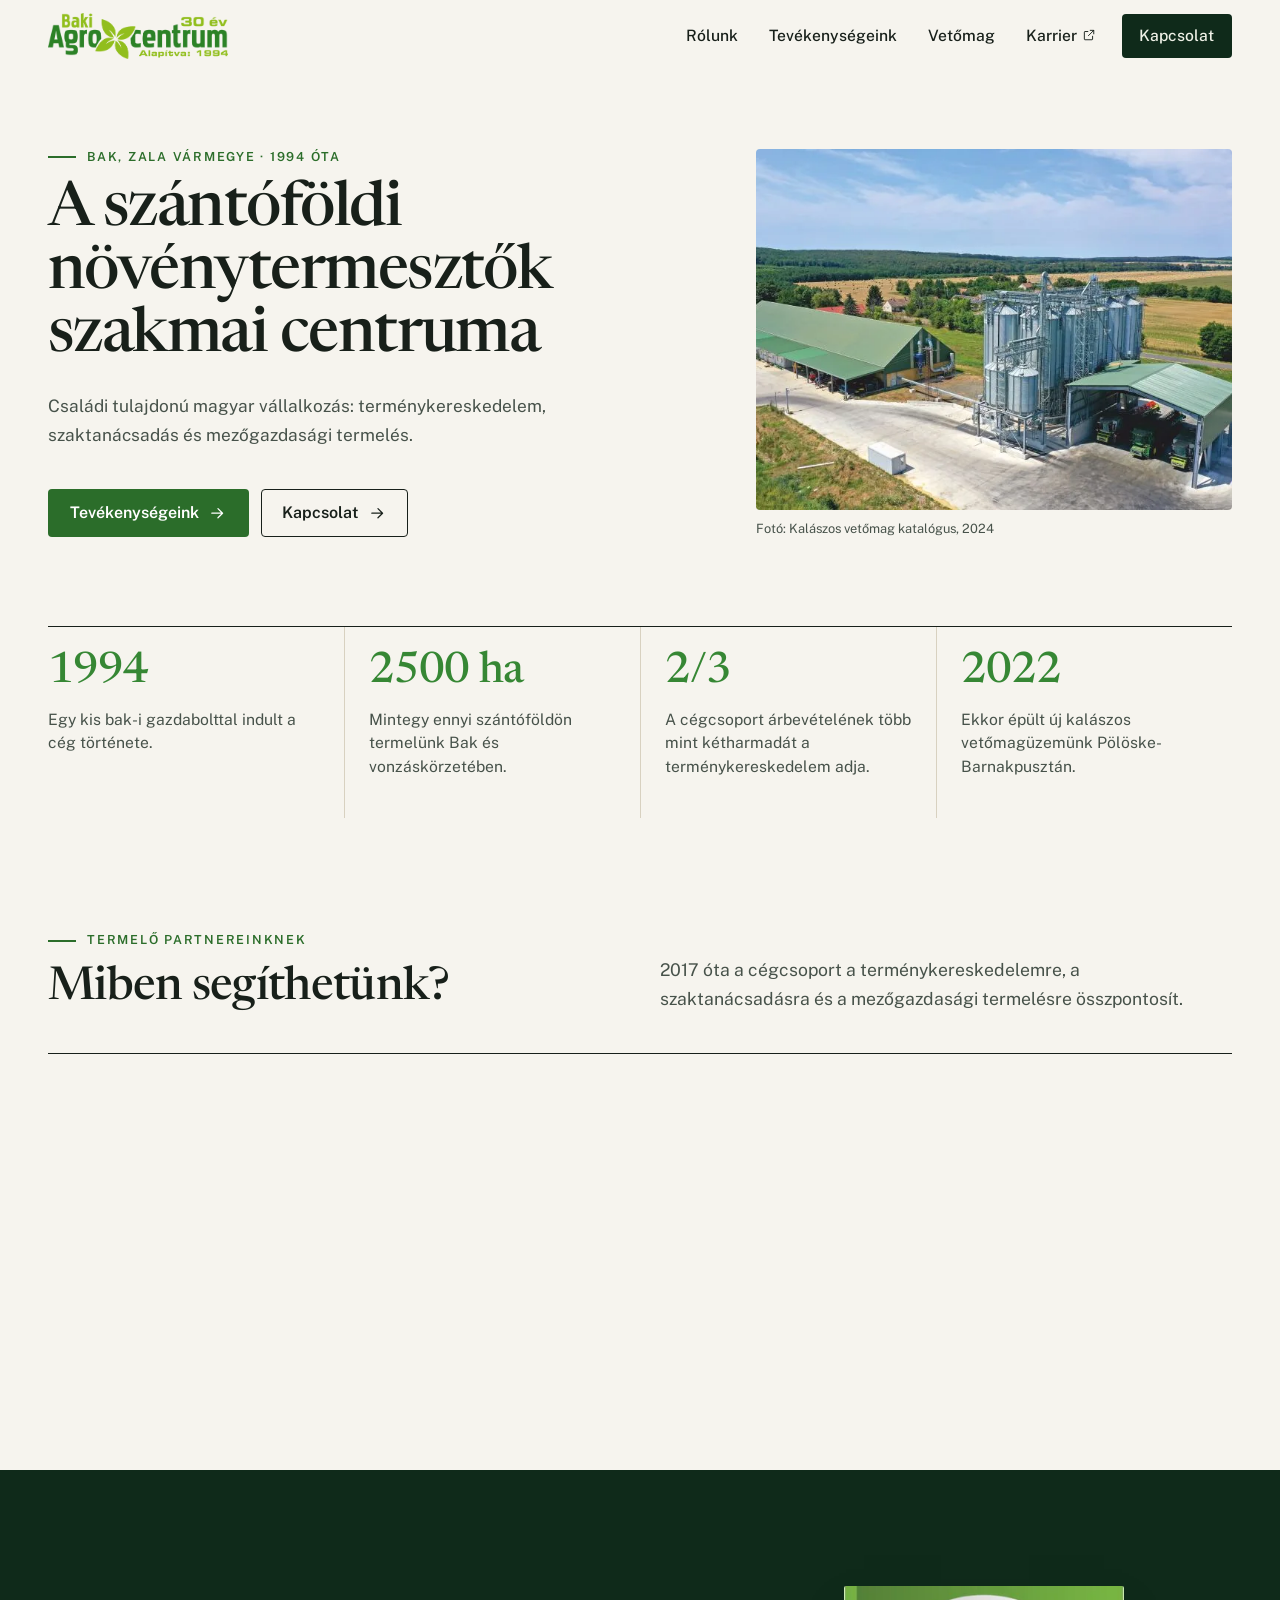
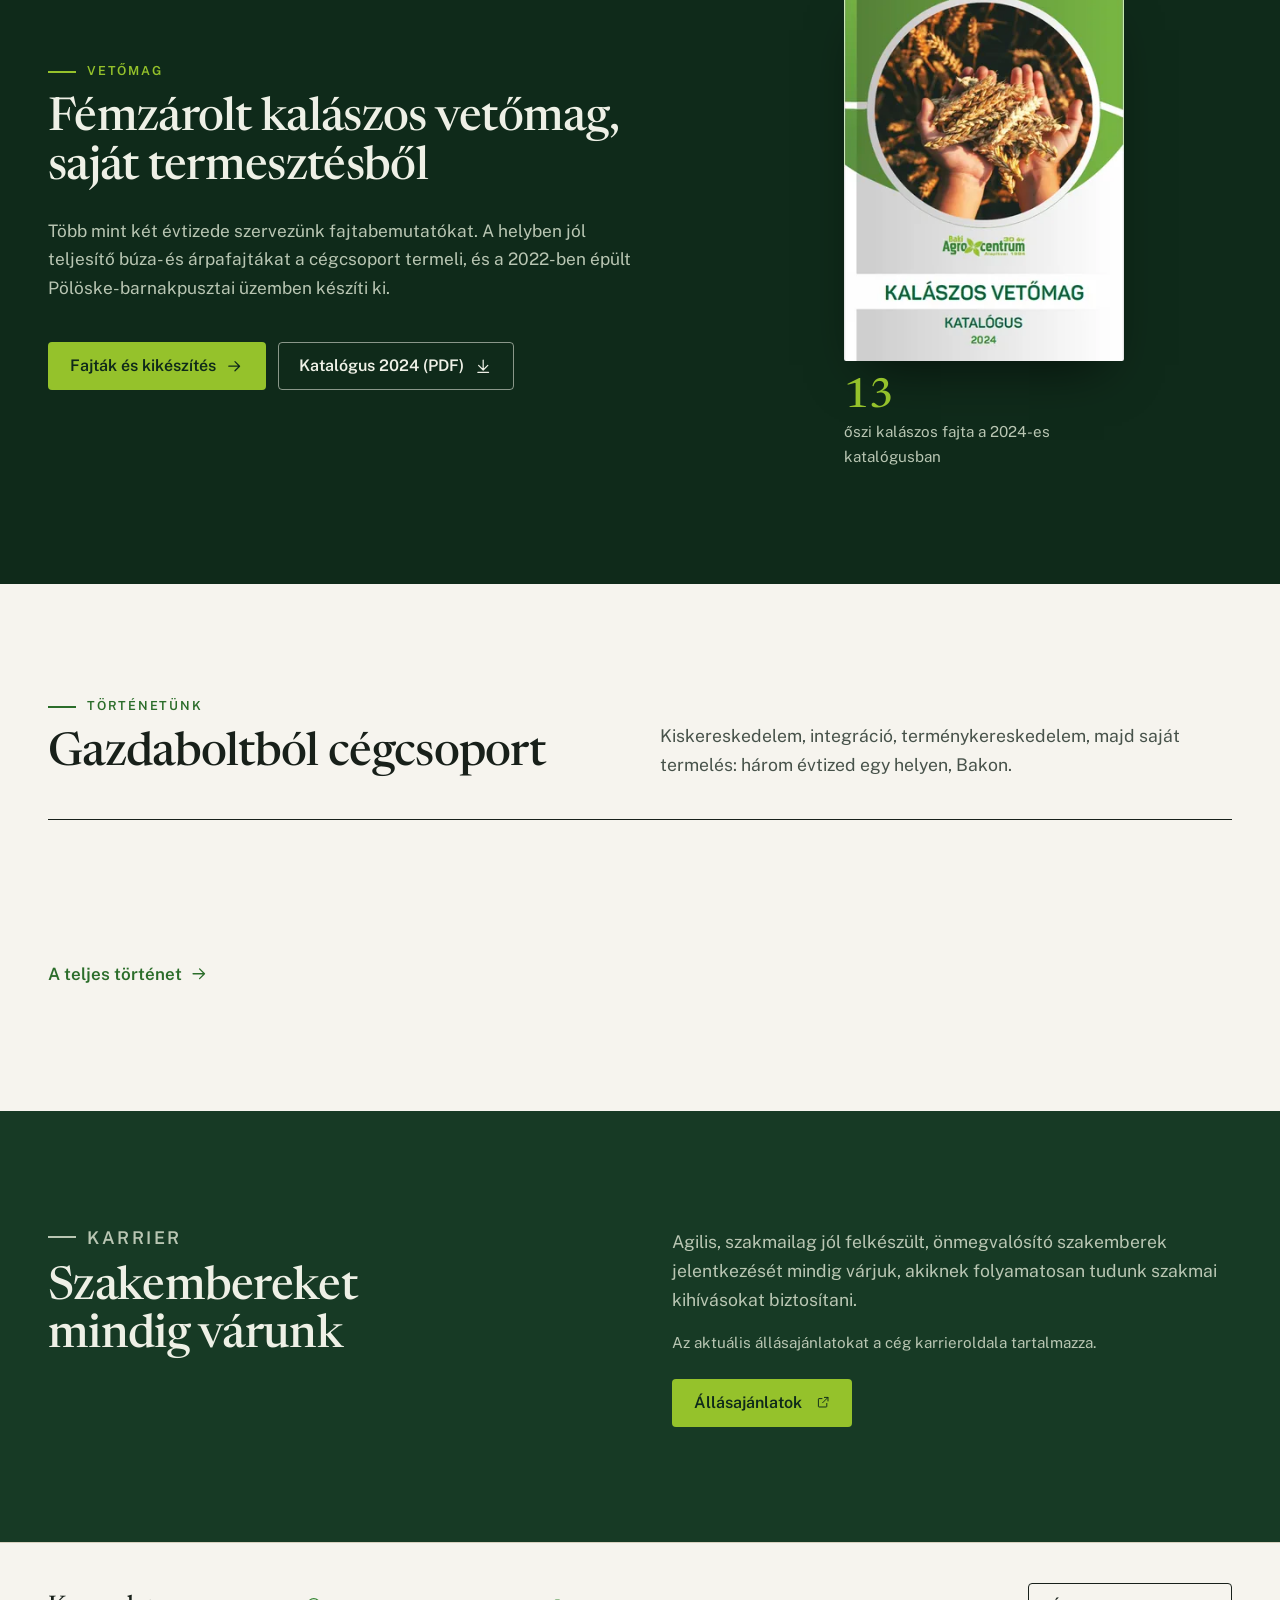
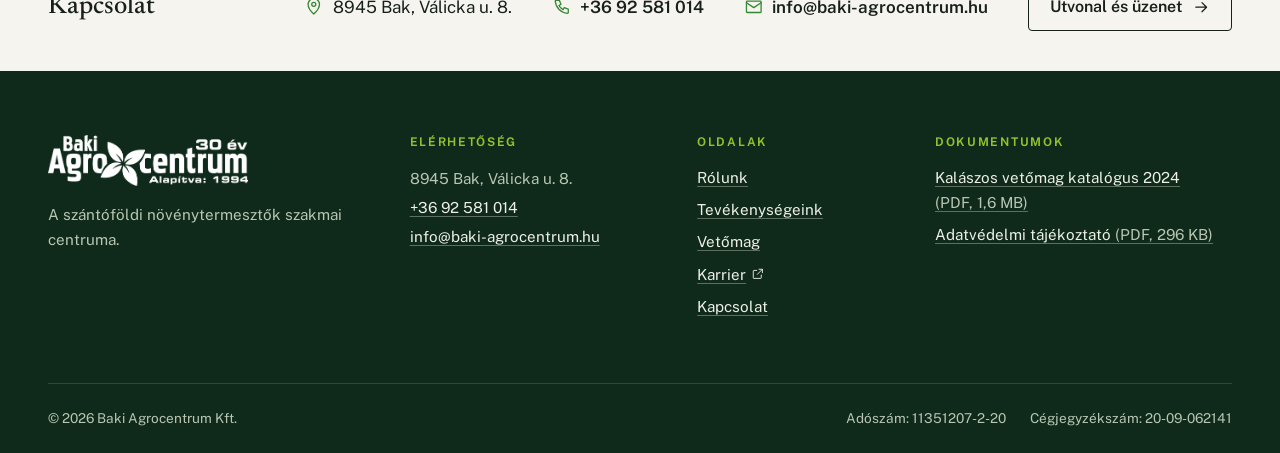
<file: index.html>
<!doctype html>
<html lang="hu">
<head>
<meta charset="utf-8">
<meta name="robots" content="noindex, nofollow">
<meta name="viewport" content="width=device-width, initial-scale=1">
<meta http-equiv="Content-Security-Policy" content="default-src 'self'; script-src 'self' 'sha256-Du+OJKJSbdUgz5nrHeWWINvez6XKDDU/tyj/5c2uvwo='; style-src 'self'; img-src 'self' data:; font-src 'self'; connect-src 'self'; object-src 'none'; base-uri 'self'; form-action 'self'">
<meta name="referrer" content="strict-origin-when-cross-origin">
<title>Baki Agrocentrum Kft. – terménykereskedelem, vetőmag | Bak, Zala</title>
<meta name="description" content="1994 óta Bakon, Zala megyében: gabona- és olajosmag-kereskedelem, szaktanácsadás, szántóföldi növénytermesztés, baromfitenyésztés és fémzárolt kalászos vetőmag.">
<link rel="canonical" href="https://tamasgaborvarga.github.io/baki-agrocentrum-sqs3egnicm/">
<meta property="og:type" content="website">
<meta property="og:locale" content="hu_HU">
<meta property="og:site_name" content="Baki Agrocentrum Kft.">
<meta property="og:title" content="Baki Agrocentrum Kft. – terménykereskedelem, vetőmag | Bak, Zala">
<meta property="og:description" content="1994 óta Bakon, Zala megyében: gabona- és olajosmag-kereskedelem, szaktanácsadás, szántóföldi növénytermesztés, baromfitenyésztés és fémzárolt kalászos vetőmag.">
<meta property="og:url" content="https://tamasgaborvarga.github.io/baki-agrocentrum-sqs3egnicm/">
<meta property="og:image" content="https://tamasgaborvarga.github.io/baki-agrocentrum-sqs3egnicm/img/og-image.jpg">
<meta property="og:image:width" content="1200">
<meta property="og:image:height" content="630">
<meta property="og:image:alt" content="Kombájnok őszi búza betakarítása közben, felülnézetből">
<meta name="twitter:card" content="summary_large_image">
<meta name="theme-color" content="#0f2a1a">
<meta name="format-detection" content="telephone=no">
<link rel="icon" href="img/favicon.png" type="image/png" sizes="32x32">
<link rel="preload" href="fonts/newsreader-latin.woff2" as="font" type="font/woff2" crossorigin>
<link rel="stylesheet" href="styles.css?v=5a45f37d">
<script>document.documentElement.classList.add('js')</script>
<script type="application/ld+json">{"@context":"https://schema.org","@graph":[{"@type":"Organization","@id":"https://tamasgaborvarga.github.io/baki-agrocentrum-sqs3egnicm/#szervezet","name":"Baki Agrocentrum","legalName":"Baki Agrocentrum Kft.","url":"https://tamasgaborvarga.github.io/baki-agrocentrum-sqs3egnicm/","logo":{"@type":"ImageObject","url":"https://tamasgaborvarga.github.io/baki-agrocentrum-sqs3egnicm/img/logo.png","width":469,"height":120},"image":"https://tamasgaborvarga.github.io/baki-agrocentrum-sqs3egnicm/img/og-image.jpg","slogan":"A szántóföldi növénytermesztők szakmai centruma","description":"100%-ban magyar családi tulajdonú vállalkozás Bakon: terménykereskedelem, szaktanácsadás, mezőgazdasági termelés és fémzárolt kalászos vetőmag.","foundingDate":"1994","telephone":"+36 92 581 014","email":"info@baki-agrocentrum.hu","taxID":"11351207-2-20","address":{"@type":"PostalAddress","streetAddress":"Válicka u. 8.","postalCode":"8945","addressLocality":"Bak","addressRegion":"Zala","addressCountry":"HU"},"location":{"@type":"Place","geo":{"@type":"GeoCoordinates","latitude":46.7307091,"longitude":16.8460499}},"contactPoint":{"@type":"ContactPoint","contactType":"customer service","telephone":"+36 92 581 014","email":"info@baki-agrocentrum.hu","availableLanguage":"hu"}},{"@type":"WebSite","@id":"https://tamasgaborvarga.github.io/baki-agrocentrum-sqs3egnicm/#weboldal","url":"https://tamasgaborvarga.github.io/baki-agrocentrum-sqs3egnicm/","name":"Baki Agrocentrum","inLanguage":"hu","publisher":{"@id":"https://tamasgaborvarga.github.io/baki-agrocentrum-sqs3egnicm/#szervezet"}}]}</script>
</head>
<body>
<a class="skip" href="#tartalom">Ugrás a tartalomra</a>
<header class="hdr" id="hdr">
  <div class="hdr__in wrap">
    <a class="hdr__logo" href="index.html" aria-label="Baki Agrocentrum Kft. – kezdőlap"><img src="img/logo.webp" width="469" height="120" alt="Baki Agrocentrum"></a>
    <button class="hdr__btn" type="button" aria-expanded="false" aria-controls="nav" data-menu><svg class="ic ic--open" viewBox="0 0 24 24" fill="none" stroke="currentColor" stroke-width="1.6" stroke-linecap="round" stroke-linejoin="round" aria-hidden="true" focusable="false"><path d="M4 7h16M4 12h16M4 17h16"/></svg><svg class="ic ic--close" viewBox="0 0 24 24" fill="none" stroke="currentColor" stroke-width="1.6" stroke-linecap="round" stroke-linejoin="round" aria-hidden="true" focusable="false"><path d="M6 6l12 12M18 6L6 18"/></svg><span>Menü</span></button>
    <nav class="nav" id="nav" aria-label="Fő navigáció">
      <ul class="nav__ul"><li><a class="nav__a" href="rolunk.html">Rólunk</a></li><li><a class="nav__a" href="tevekenysegeink.html">Tevékenységeink</a></li><li><a class="nav__a" href="vetomag.html">Vetőmag</a></li><li><a class="nav__a" href="https://karrier.baki-agrocentrum.hu/" target="_blank" rel="noopener">Karrier<svg class="ic ic--sm" viewBox="0 0 24 24" fill="none" stroke="currentColor" stroke-width="1.6" stroke-linecap="round" stroke-linejoin="round" aria-hidden="true" focusable="false"><path d="M14 4h6v6M20 4l-9 9M18 14v5a1 1 0 0 1-1 1H5a1 1 0 0 1-1-1V7a1 1 0 0 1 1-1h5"/></svg><span class="sr">(új lapon nyílik)</span></a></li><li><a class="nav__a nav__a--cta" href="kapcsolat.html">Kapcsolat</a></li></ul>
      <div class="nav__foot">
        <a href="tel:+3692581014"><svg class="ic" viewBox="0 0 24 24" fill="none" stroke="currentColor" stroke-width="1.6" stroke-linecap="round" stroke-linejoin="round" aria-hidden="true" focusable="false"><path d="M5 4h4l2 5-2.5 1.5a11 11 0 0 0 5 5L15 13l5 2v4a1 1 0 0 1-1 1A16 16 0 0 1 4 5a1 1 0 0 1 1-1z"/></svg>+36 92 581 014</a>
        <a href="mailto:info@baki-agrocentrum.hu"><svg class="ic" viewBox="0 0 24 24" fill="none" stroke="currentColor" stroke-width="1.6" stroke-linecap="round" stroke-linejoin="round" aria-hidden="true" focusable="false"><rect x="3" y="5" width="18" height="14" rx="1"/><path d="M3 7l9 6 9-6"/></svg>info@baki-agrocentrum.hu</a>
      </div>
    </nav>
  </div>
</header>
<main id="tartalom" tabindex="-1">

<section class="hero">
  <div class="wrap hero__grid">
    <div class="hero__text">
      <p class="eyebrow">Bak, Zala vármegye · 1994 óta</p>
      <h1 class="hero__h">A szántóföldi növénytermesztők szakmai centruma</h1>
      <p class="hero__lead">Családi tulajdonú magyar vállalkozás: terménykereskedelem, szaktanácsadás és mezőgazdasági termelés.</p>
      <div class="hero__cta">
        <a class="btn btn--primary" href="tevekenysegeink.html">Tevékenységeink<svg class="ic" viewBox="0 0 24 24" fill="none" stroke="currentColor" stroke-width="1.6" stroke-linecap="round" stroke-linejoin="round" aria-hidden="true" focusable="false"><path d="M5 12h14M13 6l6 6-6 6"/></svg></a>
        <a class="btn btn--secondary" href="kapcsolat.html">Kapcsolat<svg class="ic" viewBox="0 0 24 24" fill="none" stroke="currentColor" stroke-width="1.6" stroke-linecap="round" stroke-linejoin="round" aria-hidden="true" focusable="false"><path d="M5 12h14M13 6l6 6-6 6"/></svg></a>
      </div>
    </div>
    <figure class="fig hero__fig"><img class="hero__img" src="img/legifoto.webp" srcset="img/legifoto-400.webp 400w, img/legifoto.webp 643w" sizes="(min-width: 1320px) 520px, (min-width: 900px) 40vw, calc(100vw - 32px)" width="643" height="488" alt="Légifotó tárolósilókról, gépszínekről és csarnokról, mögöttük szántóföldek" fetchpriority="high" decoding="async"><figcaption>Fotó: Kalászos vetőmag katalógus, 2024</figcaption></figure>
  </div>
  <div class="wrap">
    <dl class="ledger">
      <div class="ledger__i"><dt class="ledger__v">1994</dt><dd class="ledger__l">Egy kis bak-i gazdabolttal indult a cég története.</dd></div><div class="ledger__i"><dt class="ledger__v">2500 ha</dt><dd class="ledger__l">Mintegy ennyi szántóföldön termelünk Bak és vonzáskörzetében.</dd></div><div class="ledger__i"><dt class="ledger__v">2/3</dt><dd class="ledger__l">A cégcsoport árbevételének több mint kétharmadát a terménykereskedelem adja.</dd></div><div class="ledger__i"><dt class="ledger__v">2022</dt><dd class="ledger__l">Ekkor épült új kalászos vetőmagüzemünk Pölöske-Barnakpusztán.</dd></div>
    </dl>
  </div>
</section>

<section class="sec" aria-labelledby="h-gates">
  <div class="wrap">
    <div class="sec__head sec__head--split">
      <div>
        <p class="eyebrow">Termelő partnereinknek</p>
        <h2 id="h-gates" class="h2">Miben segíthetünk?</h2>
      </div>
      <p class="sec__lead">2017 óta a cégcsoport a terménykereskedelemre, a szaktanácsadásra és a mezőgazdasági termelésre összpontosít.</p>
    </div>
    <ul class="gates">
      <li class="gate rv">
        <span class="gate__no">01</span>
        <h3 class="gate__t"><a href="tevekenysegeink.html#termenykereskedelem">Terménykereskedelem</a></h3>
        <p class="gate__d">Gabona és olajos magvak értékesítése belföldi és külföldi végfelhasználóknak, gabonalaboratóriummal és Bak környéki tárolással.</p>
        <p class="gate__links"><a class="more" href="tevekenysegeink.html#termenykereskedelem">Részletek<svg class="ic" viewBox="0 0 24 24" fill="none" stroke="currentColor" stroke-width="1.6" stroke-linecap="round" stroke-linejoin="round" aria-hidden="true" focusable="false"><path d="M5 12h14M13 6l6 6-6 6"/></svg></a><a class="gate__ask" href="kapcsolat.html?targy=termeny#uzenet">Kérdése van?</a></p>
      </li><li class="gate rv">
        <span class="gate__no">02</span>
        <h3 class="gate__t"><a href="tevekenysegeink.html#szaktanacsadas">Szaktanácsadás</a></h3>
        <p class="gate__d">Határszemle, szakmai konzultáció, rendezvények és fajtabemutatók a megalapozott termelési döntésekhez.</p>
        <p class="gate__links"><a class="more" href="tevekenysegeink.html#szaktanacsadas">Részletek<svg class="ic" viewBox="0 0 24 24" fill="none" stroke="currentColor" stroke-width="1.6" stroke-linecap="round" stroke-linejoin="round" aria-hidden="true" focusable="false"><path d="M5 12h14M13 6l6 6-6 6"/></svg></a><a class="gate__ask" href="kapcsolat.html?targy=tanacsadas#uzenet">Kérdése van?</a></p>
      </li><li class="gate rv">
        <span class="gate__no">03</span>
        <h3 class="gate__t"><a href="tevekenysegeink.html#termeles">Szárítás, tisztítás, gépi szolgáltatás</a></h3>
        <p class="gate__d">A környékünkön dolgozó gazdáknak igény szerint.</p>
        <p class="gate__links"><a class="more" href="tevekenysegeink.html#termeles">Részletek<svg class="ic" viewBox="0 0 24 24" fill="none" stroke="currentColor" stroke-width="1.6" stroke-linecap="round" stroke-linejoin="round" aria-hidden="true" focusable="false"><path d="M5 12h14M13 6l6 6-6 6"/></svg></a><a class="gate__ask" href="kapcsolat.html?targy=szolgaltatas#uzenet">Kérdése van?</a></p>
      </li>
    </ul>
  </div>
</section>

<section class="sec sec--forest" aria-labelledby="h-seed">
  <div class="wrap feature">
    <div class="feature__text">
      <p class="eyebrow eyebrow--lime">Vetőmag</p>
      <h2 id="h-seed" class="h2">Fémzárolt kalászos vetőmag, saját termesztésből</h2>
      <p>Több mint két évtizede szervezünk fajtabemutatókat. A helyben jól teljesítő búza- és árpafajtákat a cégcsoport termeli, és a 2022-ben épült Pölöske-barnakpusztai üzemben készíti ki.</p>
      <div class="feature__cta">
        <a class="btn btn--primary" href="vetomag.html">Fajták és kikészítés<svg class="ic" viewBox="0 0 24 24" fill="none" stroke="currentColor" stroke-width="1.6" stroke-linecap="round" stroke-linejoin="round" aria-hidden="true" focusable="false"><path d="M5 12h14M13 6l6 6-6 6"/></svg></a>
        <a class="btn btn--secondary" href="https://www.baki-agrocentrum.hu/webimages/files/Kalaszos_vetomag_katalogus_2024.pdf" target="_blank" rel="noopener">Katalógus 2024 (PDF)<svg class="ic" viewBox="0 0 24 24" fill="none" stroke="currentColor" stroke-width="1.6" stroke-linecap="round" stroke-linejoin="round" aria-hidden="true" focusable="false"><path d="M12 4v12M6 11l6 6 6-6M5 20h14"/></svg><span class="sr"> – új lapon nyílik</span></a>
      </div>
    </div>
    <a class="feature__cover" href="vetomag.html#fajtak">
      <img class="" src="img/katalogus.webp" srcset="img/katalogus-320.webp 320w, img/katalogus.webp 603w" sizes="(max-width: 599px) 120px, 280px" width="603" height="809" alt="" loading="lazy" decoding="async">
      <span class="feature__stat"><strong>13</strong> őszi kalászos fajta a 2024-es katalógusban</span>
    </a>
  </div>
</section>

<section class="sec" aria-labelledby="h-hist">
  <div class="wrap">
    <div class="sec__head sec__head--split">
      <div>
        <p class="eyebrow">Történetünk</p>
        <h2 id="h-hist" class="h2">Gazdaboltból cégcsoport</h2>
      </div>
      <p class="sec__lead">Kiskereskedelem, integráció, terménykereskedelem, majd saját termelés: három évtized egy helyen, Bakon.</p>
    </div>
    <ol class="strip">
      <li class="strip__i rv"><span class="strip__y">1994</span><span class="strip__t">Egy kis gazdabolt Bakon</span></li><li class="strip__i rv"><span class="strip__y">2000-es évek eleje</span><span class="strip__t">Terménykereskedelem</span></li><li class="strip__i rv"><span class="strip__y">2007</span><span class="strip__t">Termelő üzletág</span></li><li class="strip__i rv"><span class="strip__y">2010</span><span class="strip__t">Növénytermesztés</span></li><li class="strip__i rv"><span class="strip__y">2017. július</span><span class="strip__t">Stratégiai fordulat</span></li><li class="strip__i rv"><span class="strip__y">2022</span><span class="strip__t">Új vetőmagüzem</span></li>
    </ol>
    <p class="sec__more"><a class="more" href="rolunk.html#tortenet">A teljes történet<svg class="ic" viewBox="0 0 24 24" fill="none" stroke="currentColor" stroke-width="1.6" stroke-linecap="round" stroke-linejoin="round" aria-hidden="true" focusable="false"><path d="M5 12h14M13 6l6 6-6 6"/></svg></a></p>
  </div>
</section>

<section class="sec sec--career" aria-labelledby="h-career">
  <div class="wrap career">
    <div>
      <p class="eyebrow eyebrow--lime">Karrier</p>
      <h2 id="h-career" class="h2">Szakembereket mindig várunk</h2>
    </div>
    <div>
      <p>Agilis, szakmailag jól felkészült, önmegvalósító szakemberek jelentkezését mindig várjuk, akiknek folyamatosan tudunk szakmai kihívásokat biztosítani.</p>
      <p class="career__note">Az aktuális állásajánlatokat a cég karrieroldala tartalmazza.</p>
      <a class="btn btn--primary" href="https://karrier.baki-agrocentrum.hu/" target="_blank" rel="noopener">Állásajánlatok<svg class="ic ic--sm" viewBox="0 0 24 24" fill="none" stroke="currentColor" stroke-width="1.6" stroke-linecap="round" stroke-linejoin="round" aria-hidden="true" focusable="false"><path d="M14 4h6v6M20 4l-9 9M18 14v5a1 1 0 0 1-1 1H5a1 1 0 0 1-1-1V7a1 1 0 0 1 1-1h5"/></svg><span class="sr">(új lapon nyílik)</span></a>
    </div>
  </div>
</section>

<section class="contactbar" aria-labelledby="h-contact">
  <div class="wrap contactbar__in">
    <h2 id="h-contact" class="contactbar__h">Kapcsolat</h2>
    <p class="contactbar__i"><svg class="ic" viewBox="0 0 24 24" fill="none" stroke="currentColor" stroke-width="1.6" stroke-linecap="round" stroke-linejoin="round" aria-hidden="true" focusable="false"><path d="M12 21s7-6.2 7-12a7 7 0 0 0-14 0c0 5.8 7 12 7 12z"/><circle cx="12" cy="9" r="2.5"/></svg><span>8945 Bak, Válicka u. 8.</span></p>
    <p class="contactbar__i"><svg class="ic" viewBox="0 0 24 24" fill="none" stroke="currentColor" stroke-width="1.6" stroke-linecap="round" stroke-linejoin="round" aria-hidden="true" focusable="false"><path d="M5 4h4l2 5-2.5 1.5a11 11 0 0 0 5 5L15 13l5 2v4a1 1 0 0 1-1 1A16 16 0 0 1 4 5a1 1 0 0 1 1-1z"/></svg><a href="tel:+3692581014">+36 92 581 014</a></p>
    <p class="contactbar__i"><svg class="ic" viewBox="0 0 24 24" fill="none" stroke="currentColor" stroke-width="1.6" stroke-linecap="round" stroke-linejoin="round" aria-hidden="true" focusable="false"><rect x="3" y="5" width="18" height="14" rx="1"/><path d="M3 7l9 6 9-6"/></svg><a href="mailto:info@baki-agrocentrum.hu">info@baki-agrocentrum.hu</a></p>
    <a class="btn btn--secondary" href="kapcsolat.html">Útvonal és üzenet<svg class="ic" viewBox="0 0 24 24" fill="none" stroke="currentColor" stroke-width="1.6" stroke-linecap="round" stroke-linejoin="round" aria-hidden="true" focusable="false"><path d="M5 12h14M13 6l6 6-6 6"/></svg></a>
  </div>
</section>
</main>
<footer class="ftr">
  <div class="wrap ftr__grid">
    <div class="ftr__brand">
      <img src="img/logo-feher.webp" width="469" height="120" alt="Baki Agrocentrum" loading="lazy" decoding="async">
      <p>A szántóföldi növénytermesztők szakmai centruma.</p>
    </div>
    <div>
      <h2 class="ftr__h">Elérhetőség</h2>
      <address>
        8945 Bak, Válicka u. 8.<br>
        <a href="tel:+3692581014">+36 92 581 014</a><br>
        <a href="mailto:info@baki-agrocentrum.hu">info@baki-agrocentrum.hu</a>
      </address>
    </div>
    <div>
      <h2 class="ftr__h">Oldalak</h2>
      <ul class="ftr__ul">
        <li><a href="rolunk.html">Rólunk</a></li>
        <li><a href="tevekenysegeink.html">Tevékenységeink</a></li>
        <li><a href="vetomag.html">Vetőmag</a></li>
        <li><a class="" href="https://karrier.baki-agrocentrum.hu/" target="_blank" rel="noopener">Karrier<svg class="ic ic--sm" viewBox="0 0 24 24" fill="none" stroke="currentColor" stroke-width="1.6" stroke-linecap="round" stroke-linejoin="round" aria-hidden="true" focusable="false"><path d="M14 4h6v6M20 4l-9 9M18 14v5a1 1 0 0 1-1 1H5a1 1 0 0 1-1-1V7a1 1 0 0 1 1-1h5"/></svg><span class="sr">(új lapon nyílik)</span></a></li>
        <li><a href="kapcsolat.html">Kapcsolat</a></li>
      </ul>
    </div>
    <div>
      <h2 class="ftr__h">Dokumentumok</h2>
      <ul class="ftr__ul"><li><a href="https://www.baki-agrocentrum.hu/webimages/files/Kalaszos_vetomag_katalogus_2024.pdf" target="_blank" rel="noopener">Kalászos vetőmag katalógus 2024 <span class="ftr__meta">(PDF, 1,6 MB)</span><span class="sr"> – új lapon nyílik</span></a></li><li><a href="https://www.baki-agrocentrum.hu/dok/adatvedelmi-tajekoztato.pdf" target="_blank" rel="noopener">Adatvédelmi tájékoztató <span class="ftr__meta">(PDF, 296 KB)</span><span class="sr"> – új lapon nyílik</span></a></li></ul>
    </div>
  </div>
  <div class="wrap ftr__bar">
    <p>© 2026 Baki Agrocentrum Kft.</p>
    <p class="ftr__ids"><span class="nw">Adószám: 11351207-2-20</span><span class="nw">Cégjegyzékszám: 20-09-062141</span></p>
  </div>
</footer>
<script src="main.js?v=572fc2f1" defer></script>
</body>
</html>
</file>
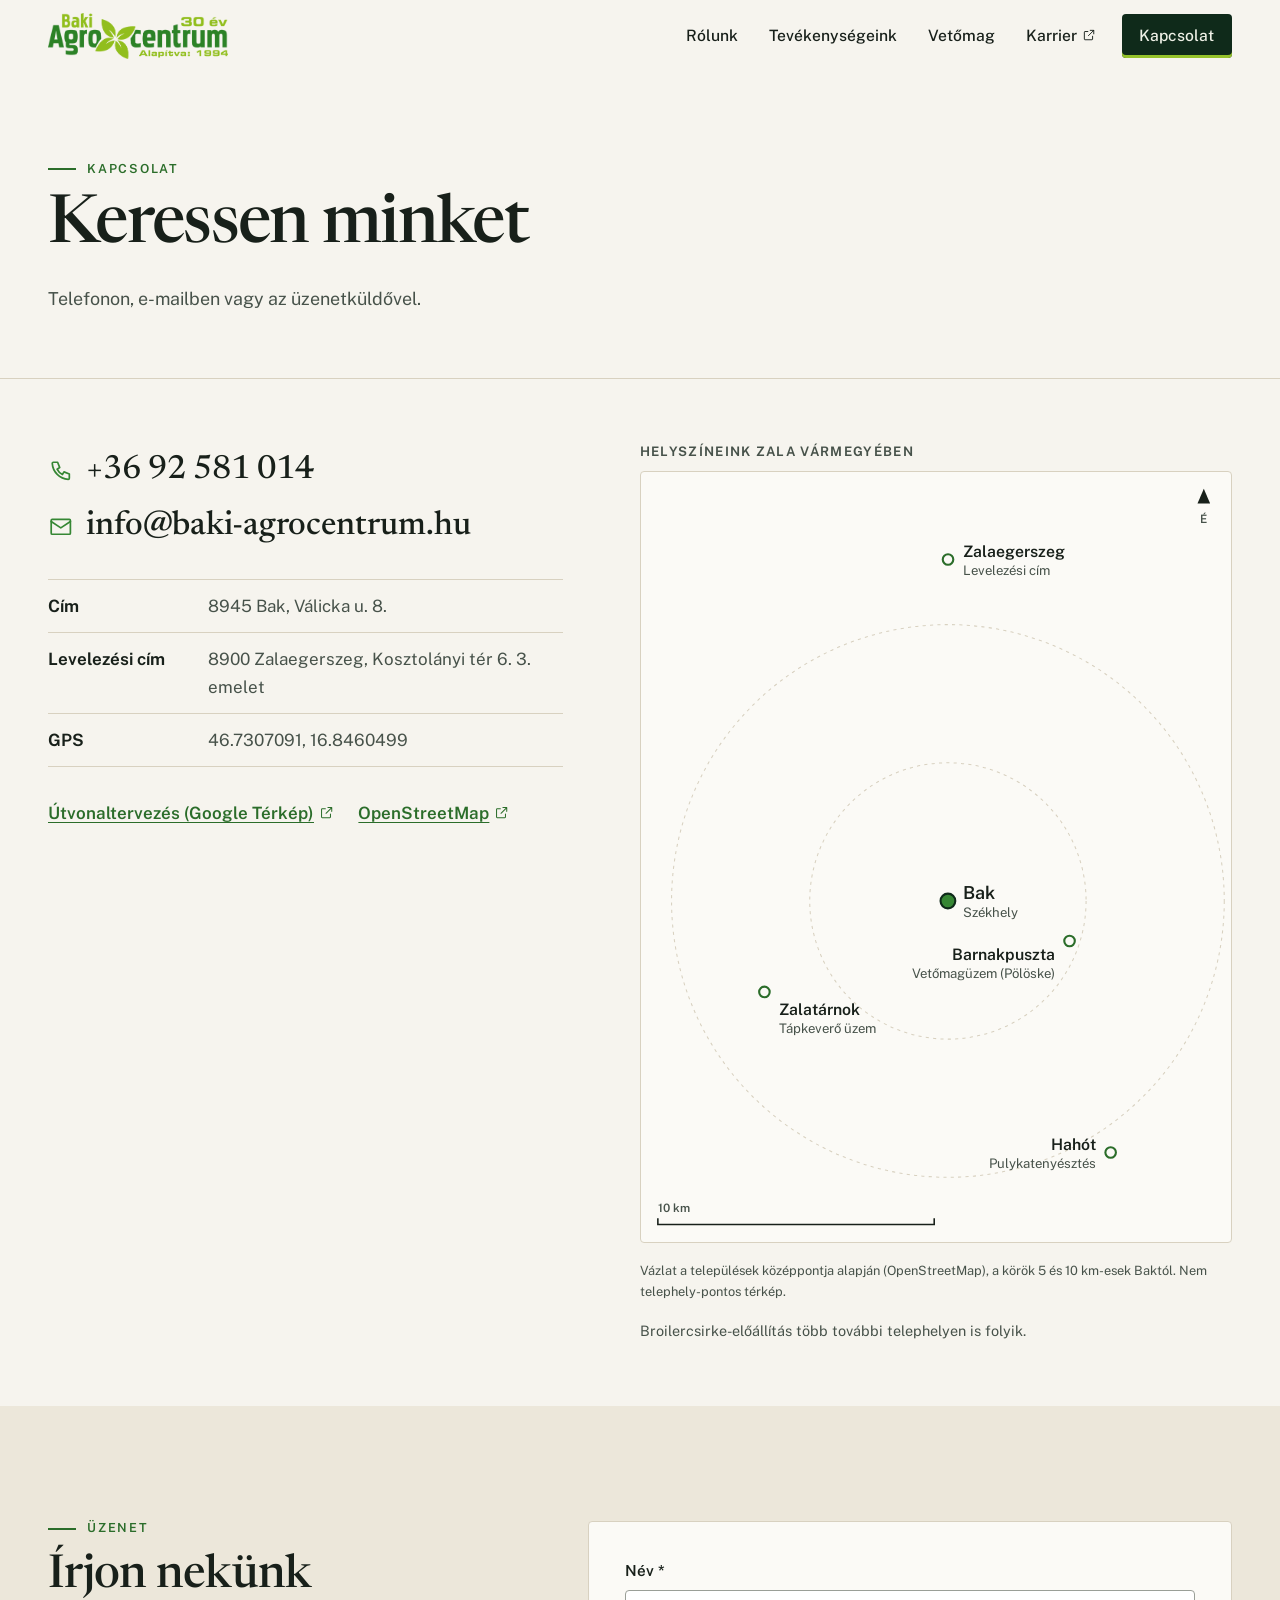
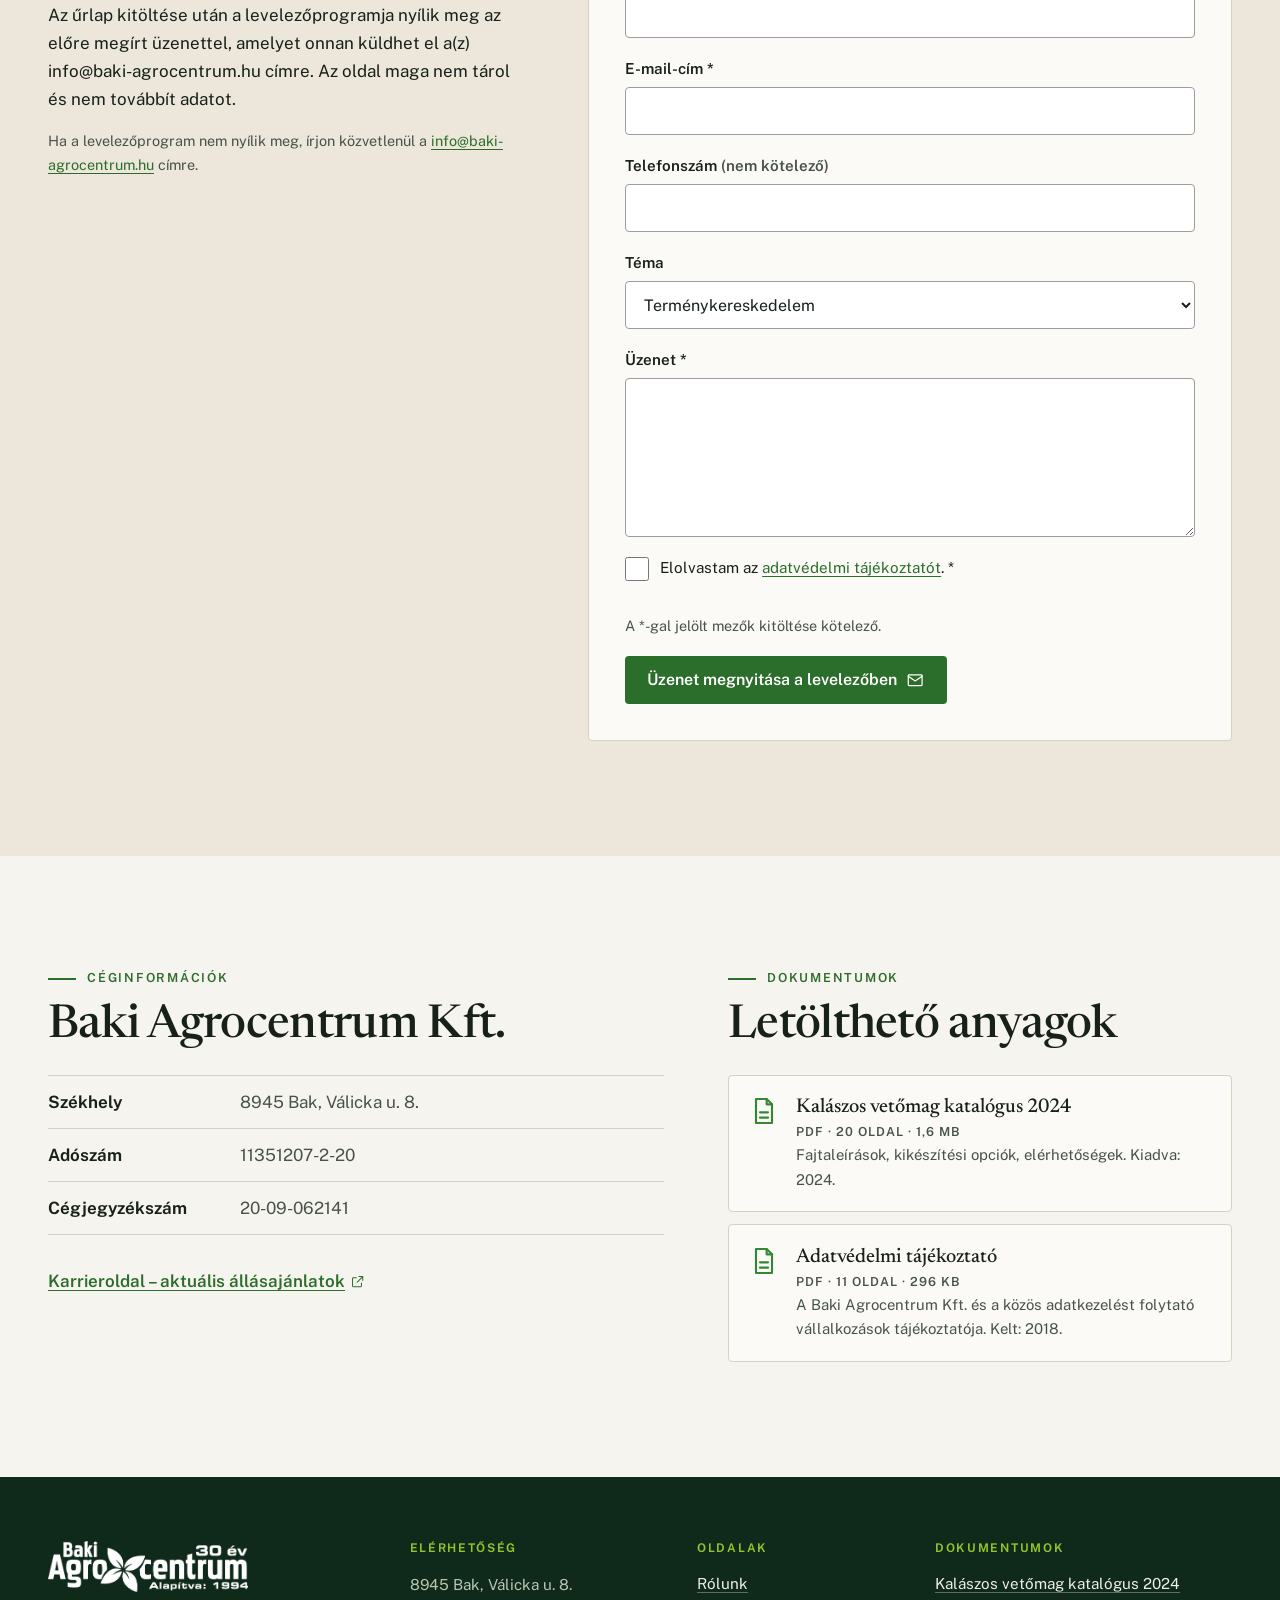
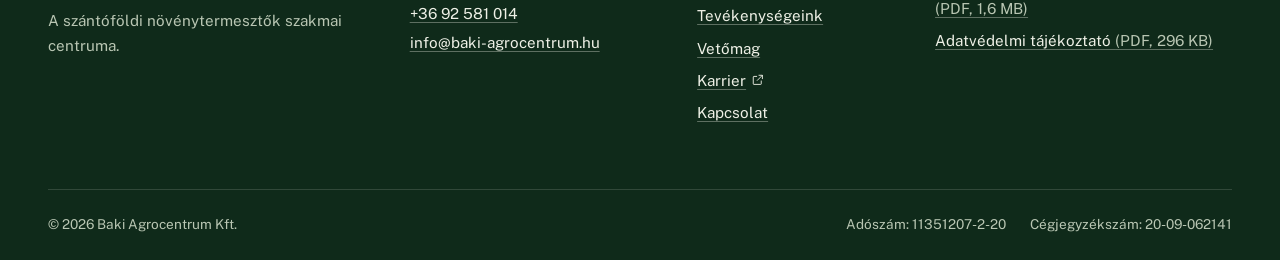
<file: kapcsolat.html>
<!doctype html>
<html lang="hu">
<head>
<meta charset="utf-8">
<meta name="robots" content="noindex, nofollow">
<meta name="viewport" content="width=device-width, initial-scale=1">
<meta http-equiv="Content-Security-Policy" content="default-src 'self'; script-src 'self' 'sha256-Du+OJKJSbdUgz5nrHeWWINvez6XKDDU/tyj/5c2uvwo='; style-src 'self'; img-src 'self' data:; font-src 'self'; connect-src 'self'; object-src 'none'; base-uri 'self'; form-action 'self'">
<meta name="referrer" content="strict-origin-when-cross-origin">
<title>Kapcsolat – Baki Agrocentrum Kft., 8945 Bak, Válicka u. 8.</title>
<meta name="description" content="Baki Agrocentrum Kft.: 8945 Bak, Válicka u. 8. Telefon: +36 92 581 014, e-mail: info@baki-agrocentrum.hu. Útvonaltervezés, helyszínek, dokumentumok, céginformációk.">
<link rel="canonical" href="https://tamasgaborvarga.github.io/baki-agrocentrum-sqs3egnicm/kapcsolat.html">
<meta property="og:type" content="website">
<meta property="og:locale" content="hu_HU">
<meta property="og:site_name" content="Baki Agrocentrum Kft.">
<meta property="og:title" content="Kapcsolat – Baki Agrocentrum Kft., 8945 Bak, Válicka u. 8.">
<meta property="og:description" content="Baki Agrocentrum Kft.: 8945 Bak, Válicka u. 8. Telefon: +36 92 581 014, e-mail: info@baki-agrocentrum.hu. Útvonaltervezés, helyszínek, dokumentumok, céginformációk.">
<meta property="og:url" content="https://tamasgaborvarga.github.io/baki-agrocentrum-sqs3egnicm/kapcsolat.html">
<meta property="og:image" content="https://tamasgaborvarga.github.io/baki-agrocentrum-sqs3egnicm/img/og-image.jpg">
<meta property="og:image:width" content="1200">
<meta property="og:image:height" content="630">
<meta property="og:image:alt" content="Kombájnok őszi búza betakarítása közben, felülnézetből">
<meta name="twitter:card" content="summary_large_image">
<meta name="theme-color" content="#0f2a1a">
<meta name="format-detection" content="telephone=no">
<link rel="icon" href="img/favicon.png" type="image/png" sizes="32x32">
<link rel="preload" href="fonts/newsreader-latin.woff2" as="font" type="font/woff2" crossorigin>
<link rel="stylesheet" href="styles.css?v=5a45f37d">
<script>document.documentElement.classList.add('js')</script>
<script type="application/ld+json">{"@context":"https://schema.org","@type":"BreadcrumbList","itemListElement":[{"@type":"ListItem","position":1,"name":"Kezdőlap","item":"https://tamasgaborvarga.github.io/baki-agrocentrum-sqs3egnicm/"},{"@type":"ListItem","position":2,"name":"Kapcsolat","item":"https://tamasgaborvarga.github.io/baki-agrocentrum-sqs3egnicm/kapcsolat.html"}]}</script>
</head>
<body>
<a class="skip" href="#tartalom">Ugrás a tartalomra</a>
<header class="hdr" id="hdr">
  <div class="hdr__in wrap">
    <a class="hdr__logo" href="index.html" aria-label="Baki Agrocentrum Kft. – kezdőlap"><img src="img/logo.webp" width="469" height="120" alt="Baki Agrocentrum"></a>
    <button class="hdr__btn" type="button" aria-expanded="false" aria-controls="nav" data-menu><svg class="ic ic--open" viewBox="0 0 24 24" fill="none" stroke="currentColor" stroke-width="1.6" stroke-linecap="round" stroke-linejoin="round" aria-hidden="true" focusable="false"><path d="M4 7h16M4 12h16M4 17h16"/></svg><svg class="ic ic--close" viewBox="0 0 24 24" fill="none" stroke="currentColor" stroke-width="1.6" stroke-linecap="round" stroke-linejoin="round" aria-hidden="true" focusable="false"><path d="M6 6l12 12M18 6L6 18"/></svg><span>Menü</span></button>
    <nav class="nav" id="nav" aria-label="Fő navigáció">
      <ul class="nav__ul"><li><a class="nav__a" href="rolunk.html">Rólunk</a></li><li><a class="nav__a" href="tevekenysegeink.html">Tevékenységeink</a></li><li><a class="nav__a" href="vetomag.html">Vetőmag</a></li><li><a class="nav__a" href="https://karrier.baki-agrocentrum.hu/" target="_blank" rel="noopener">Karrier<svg class="ic ic--sm" viewBox="0 0 24 24" fill="none" stroke="currentColor" stroke-width="1.6" stroke-linecap="round" stroke-linejoin="round" aria-hidden="true" focusable="false"><path d="M14 4h6v6M20 4l-9 9M18 14v5a1 1 0 0 1-1 1H5a1 1 0 0 1-1-1V7a1 1 0 0 1 1-1h5"/></svg><span class="sr">(új lapon nyílik)</span></a></li><li><a class="nav__a nav__a--cta" href="kapcsolat.html" aria-current="page">Kapcsolat</a></li></ul>
      <div class="nav__foot">
        <a href="tel:+3692581014"><svg class="ic" viewBox="0 0 24 24" fill="none" stroke="currentColor" stroke-width="1.6" stroke-linecap="round" stroke-linejoin="round" aria-hidden="true" focusable="false"><path d="M5 4h4l2 5-2.5 1.5a11 11 0 0 0 5 5L15 13l5 2v4a1 1 0 0 1-1 1A16 16 0 0 1 4 5a1 1 0 0 1 1-1z"/></svg>+36 92 581 014</a>
        <a href="mailto:info@baki-agrocentrum.hu"><svg class="ic" viewBox="0 0 24 24" fill="none" stroke="currentColor" stroke-width="1.6" stroke-linecap="round" stroke-linejoin="round" aria-hidden="true" focusable="false"><rect x="3" y="5" width="18" height="14" rx="1"/><path d="M3 7l9 6 9-6"/></svg>info@baki-agrocentrum.hu</a>
      </div>
    </nav>
  </div>
</header>
<main id="tartalom" tabindex="-1">

<section class="phead">
  <div class="wrap phead__in">
    <p class="eyebrow">Kapcsolat</p>
    <h1 class="phead__h">Keressen minket</h1>
    <p class="phead__lead">Telefonon, e-mailben vagy az üzenetküldővel.</p>
    
  </div>
</section>

<section class="sec sec--tight" id="helyszinek" aria-labelledby="h-reach">
  <div class="wrap reach">
    <div class="reach__main">
      <h2 id="h-reach" class="sr">Elérhetőségek</h2>
      <a class="reach__big" href="tel:+3692581014"><svg class="ic" viewBox="0 0 24 24" fill="none" stroke="currentColor" stroke-width="1.6" stroke-linecap="round" stroke-linejoin="round" aria-hidden="true" focusable="false"><path d="M5 4h4l2 5-2.5 1.5a11 11 0 0 0 5 5L15 13l5 2v4a1 1 0 0 1-1 1A16 16 0 0 1 4 5a1 1 0 0 1 1-1z"/></svg>+36 92 581 014</a>
      <a class="reach__big" href="mailto:info@baki-agrocentrum.hu"><svg class="ic" viewBox="0 0 24 24" fill="none" stroke="currentColor" stroke-width="1.6" stroke-linecap="round" stroke-linejoin="round" aria-hidden="true" focusable="false"><rect x="3" y="5" width="18" height="14" rx="1"/><path d="M3 7l9 6 9-6"/></svg>info@baki-agrocentrum.hu</a>
      <dl class="dl">
        <div><dt>Cím</dt><dd>8945 Bak, Válicka u. 8.</dd></div>
        <div><dt>Levelezési cím</dt><dd>8900 Zalaegerszeg, Kosztolányi tér 6. 3. emelet</dd></div>
        <div><dt>GPS</dt><dd>46.7307091, 16.8460499</dd></div>
      </dl>
      <p class="links"><a class="" href="https://www.google.com/maps/search/?api=1&query=46.7307091,16.8460499" target="_blank" rel="noopener">Útvonaltervezés (Google Térkép)<svg class="ic ic--sm" viewBox="0 0 24 24" fill="none" stroke="currentColor" stroke-width="1.6" stroke-linecap="round" stroke-linejoin="round" aria-hidden="true" focusable="false"><path d="M14 4h6v6M20 4l-9 9M18 14v5a1 1 0 0 1-1 1H5a1 1 0 0 1-1-1V7a1 1 0 0 1 1-1h5"/></svg><span class="sr">(új lapon nyílik)</span></a> <a class="" href="https://www.openstreetmap.org/?mlat=46.7307091&mlon=16.8460499#map=15/46.7307091/16.8460499" target="_blank" rel="noopener">OpenStreetMap<svg class="ic ic--sm" viewBox="0 0 24 24" fill="none" stroke="currentColor" stroke-width="1.6" stroke-linecap="round" stroke-linejoin="round" aria-hidden="true" focusable="false"><path d="M14 4h6v6M20 4l-9 9M18 14v5a1 1 0 0 1-1 1H5a1 1 0 0 1-1-1V7a1 1 0 0 1 1-1h5"/></svg><span class="sr">(új lapon nyílik)</span></a></p>
    </div>
    <div class="reach__map">
      <h3 class="h4">Helyszíneink Zala vármegyében</h3>
      <figure class="map">
  <svg viewBox="0 0 560 730" role="img" aria-labelledby="map-t map-d">
    <title id="map-t">Helyszínek Zala vármegyében</title>
    <desc id="map-d">Vázlat: Bak (székhely), Zalaegerszeg (levelezési cím), Zalatárnok (tápkeverő üzem), Hahót (pulykatenyésztés) és Barnakpuszta, Pölöske (vetőmagüzem) egymáshoz viszonyított helyzete.</desc>
    <circle class="map__ring" cx="291.2" cy="407.0" r="131.1"/><circle class="map__ring" cx="291.2" cy="407.0" r="262.2"/>
    <g class="map__pt map__pt--main">
      <circle cx="291.2" cy="407.0" r="7"/>
      <text y="405.0" text-anchor="start"><tspan x="305.2" class="map__name">Bak</tspan><tspan x="305.2" dy="1.35em" class="map__role">Székhely</tspan></text>
    </g><g class="map__pt">
      <circle cx="291.3" cy="83.0" r="5"/>
      <text y="81.0" text-anchor="start"><tspan x="305.3" class="map__name">Zalaegerszeg</tspan><tspan x="305.3" dy="1.35em" class="map__role">Levelezési cím</tspan></text>
    </g><g class="map__pt">
      <circle cx="117.1" cy="493.3" r="5"/>
      <text y="515.3" text-anchor="start"><tspan x="131.1" class="map__name">Zalatárnok</tspan><tspan x="131.1" dy="1.35em" class="map__role">Tápkeverő üzem</tspan></text>
    </g><g class="map__pt">
      <circle cx="445.6" cy="645.7" r="5"/>
      <text y="643.7" text-anchor="end"><tspan x="431.6" class="map__name">Hahót</tspan><tspan x="431.6" dy="1.35em" class="map__role">Pulykatenyésztés</tspan></text>
    </g><g class="map__pt">
      <circle cx="406.6" cy="445.0" r="5"/>
      <text y="463.0" text-anchor="end"><tspan x="392.6" class="map__name">Barnakpuszta</tspan><tspan x="392.6" dy="1.35em" class="map__role">Vetőmagüzem (Pölöske)</tspan></text>
    </g>
    <g class="map__scale" transform="translate(16 708)"><path d="M0 0v6h262.2V0"/><text x="0" y="-6">10 km</text></g>
    <g class="map__north" transform="translate(534 30)"><path d="M0 -14l6 14h-12z"/><text y="18" text-anchor="middle">É</text></g>
  </svg>
  <figcaption>Vázlat a települések középpontja alapján (OpenStreetMap), a körök 5 és 10 km-esek Baktól. Nem telephely-pontos térkép.</figcaption>
</figure>
      <p class="muted small">Broilercsirke-előállítás több további telephelyen is folyik.</p>
    </div>
  </div>
</section>

<section class="sec sec--sand" id="uzenet" aria-labelledby="h-form">
  <div class="wrap split split--form">
    <div>
      <p class="eyebrow">Üzenet</p>
      <h2 id="h-form" class="h2">Írjon nekünk</h2>
      <p>Az űrlap kitöltése után a levelezőprogramja nyílik meg az előre megírt üzenettel, amelyet onnan küldhet el a(z) info@baki-agrocentrum.hu címre. Az oldal maga nem tárol és nem továbbít adatot.</p>
      <p class="muted small">Ha a levelezőprogram nem nyílik meg, írjon közvetlenül a <a href="mailto:info@baki-agrocentrum.hu">info@baki-agrocentrum.hu</a> címre.</p>
    </div>
    <form class="form" novalidate data-form data-endpoint="" data-mailto="info@baki-agrocentrum.hu">
      <div class="field">
        <label for="f-name">Név <span aria-hidden="true">*</span></label>
        <input id="f-name" name="name" type="text" autocomplete="name" required maxlength="120" aria-describedby="e-name">
        <p class="field__err" id="e-name" hidden></p>
      </div>
      <div class="field">
        <label for="f-email">E-mail-cím <span aria-hidden="true">*</span></label>
        <input id="f-email" name="email" type="email" autocomplete="email" required maxlength="160" aria-describedby="e-email">
        <p class="field__err" id="e-email" hidden></p>
      </div>
      <div class="field">
        <label for="f-phone">Telefonszám <span class="muted">(nem kötelező)</span></label>
        <input id="f-phone" name="phone" type="tel" autocomplete="tel" maxlength="40" aria-describedby="e-phone">
        <p class="field__err" id="e-phone" hidden></p>
      </div>
      <div class="field">
        <label for="f-subject">Téma</label>
        <select id="f-subject" name="subject"><option value="termeny">Terménykereskedelem</option><option value="tanacsadas">Szaktanácsadás</option><option value="vetomag">Vetőmag</option><option value="szolgaltatas">Szárítás, tisztítás, gépi szolgáltatás</option><option value="egyeb">Egyéb</option></select>
      </div>
      <div class="field">
        <label for="f-msg">Üzenet <span aria-hidden="true">*</span></label>
        <textarea id="f-msg" name="message" rows="6" required maxlength="3000" aria-describedby="e-msg"></textarea>
        <p class="field__err" id="e-msg" hidden></p>
      </div>
      <div class="field field--check">
        <input id="f-consent" name="consent" type="checkbox" required aria-describedby="e-consent">
        <label for="f-consent">Elolvastam az <a href="https://www.baki-agrocentrum.hu/dok/adatvedelmi-tajekoztato.pdf" target="_blank" rel="noopener">adatvédelmi tájékoztatót<span class="sr"> (új lapon nyílik)</span></a>. <span aria-hidden="true">*</span></label>
        <p class="field__err" id="e-consent" hidden></p>
      </div>
      <p class="muted small">A *-gal jelölt mezők kitöltése kötelező.</p>
      <button class="btn btn--primary" type="submit">Üzenet megnyitása a levelezőben<svg class="ic" viewBox="0 0 24 24" fill="none" stroke="currentColor" stroke-width="1.6" stroke-linecap="round" stroke-linejoin="round" aria-hidden="true" focusable="false"><rect x="3" y="5" width="18" height="14" rx="1"/><path d="M3 7l9 6 9-6"/></svg></button>
      <p class="form__status" role="status" aria-live="polite" data-status></p>
    </form>
  </div>
</section>

<section class="sec" aria-labelledby="h-info">
  <div class="wrap split">
    <div>
      <p class="eyebrow">Céginformációk</p>
      <h2 id="h-info" class="h2">Baki Agrocentrum Kft.</h2>
      <dl class="dl dl--wide">
        <div><dt>Székhely</dt><dd>8945 Bak, Válicka u. 8.</dd></div>
        <div><dt>Adószám</dt><dd>11351207-2-20</dd></div>
        <div><dt>Cégjegyzékszám</dt><dd>20-09-062141</dd></div>
      </dl>
      <p class="links"><a class="" href="https://karrier.baki-agrocentrum.hu/" target="_blank" rel="noopener">Karrieroldal – aktuális állásajánlatok<svg class="ic ic--sm" viewBox="0 0 24 24" fill="none" stroke="currentColor" stroke-width="1.6" stroke-linecap="round" stroke-linejoin="round" aria-hidden="true" focusable="false"><path d="M14 4h6v6M20 4l-9 9M18 14v5a1 1 0 0 1-1 1H5a1 1 0 0 1-1-1V7a1 1 0 0 1 1-1h5"/></svg><span class="sr">(új lapon nyílik)</span></a></p>
    </div>
    <div>
      <p class="eyebrow">Dokumentumok</p>
      <h2 class="h2">Letölthető anyagok</h2>
      <ul class="docs">
        <li><a class="doc" href="https://www.baki-agrocentrum.hu/webimages/files/Kalaszos_vetomag_katalogus_2024.pdf" target="_blank" rel="noopener"><svg class="ic doc__ic" viewBox="0 0 24 24" fill="none" stroke="currentColor" stroke-width="1.6" stroke-linecap="round" stroke-linejoin="round" aria-hidden="true" focusable="false"><path d="M6 3h8l4 4v14H6z"/><path d="M14 3v4h4M9 13h6M9 17h6"/></svg><span class="doc__body"><span class="doc__t">Kalászos vetőmag katalógus 2024</span><span class="doc__m">PDF · 20 oldal · 1,6 MB</span><span class="doc__n">Fajtaleírások, kikészítési opciók, elérhetőségek. Kiadva: 2024.</span></span><span class="sr"> – új lapon nyílik</span></a></li><li><a class="doc" href="https://www.baki-agrocentrum.hu/dok/adatvedelmi-tajekoztato.pdf" target="_blank" rel="noopener"><svg class="ic doc__ic" viewBox="0 0 24 24" fill="none" stroke="currentColor" stroke-width="1.6" stroke-linecap="round" stroke-linejoin="round" aria-hidden="true" focusable="false"><path d="M6 3h8l4 4v14H6z"/><path d="M14 3v4h4M9 13h6M9 17h6"/></svg><span class="doc__body"><span class="doc__t">Adatvédelmi tájékoztató</span><span class="doc__m">PDF · 11 oldal · 296 KB</span><span class="doc__n">A Baki Agrocentrum Kft. és a közös adatkezelést folytató vállalkozások tájékoztatója. Kelt: 2018.</span></span><span class="sr"> – új lapon nyílik</span></a></li>
      </ul>
    </div>
  </div>
</section>
</main>
<footer class="ftr">
  <div class="wrap ftr__grid">
    <div class="ftr__brand">
      <img src="img/logo-feher.webp" width="469" height="120" alt="Baki Agrocentrum" loading="lazy" decoding="async">
      <p>A szántóföldi növénytermesztők szakmai centruma.</p>
    </div>
    <div>
      <h2 class="ftr__h">Elérhetőség</h2>
      <address>
        8945 Bak, Válicka u. 8.<br>
        <a href="tel:+3692581014">+36 92 581 014</a><br>
        <a href="mailto:info@baki-agrocentrum.hu">info@baki-agrocentrum.hu</a>
      </address>
    </div>
    <div>
      <h2 class="ftr__h">Oldalak</h2>
      <ul class="ftr__ul">
        <li><a href="rolunk.html">Rólunk</a></li>
        <li><a href="tevekenysegeink.html">Tevékenységeink</a></li>
        <li><a href="vetomag.html">Vetőmag</a></li>
        <li><a class="" href="https://karrier.baki-agrocentrum.hu/" target="_blank" rel="noopener">Karrier<svg class="ic ic--sm" viewBox="0 0 24 24" fill="none" stroke="currentColor" stroke-width="1.6" stroke-linecap="round" stroke-linejoin="round" aria-hidden="true" focusable="false"><path d="M14 4h6v6M20 4l-9 9M18 14v5a1 1 0 0 1-1 1H5a1 1 0 0 1-1-1V7a1 1 0 0 1 1-1h5"/></svg><span class="sr">(új lapon nyílik)</span></a></li>
        <li><a href="kapcsolat.html">Kapcsolat</a></li>
      </ul>
    </div>
    <div>
      <h2 class="ftr__h">Dokumentumok</h2>
      <ul class="ftr__ul"><li><a href="https://www.baki-agrocentrum.hu/webimages/files/Kalaszos_vetomag_katalogus_2024.pdf" target="_blank" rel="noopener">Kalászos vetőmag katalógus 2024 <span class="ftr__meta">(PDF, 1,6 MB)</span><span class="sr"> – új lapon nyílik</span></a></li><li><a href="https://www.baki-agrocentrum.hu/dok/adatvedelmi-tajekoztato.pdf" target="_blank" rel="noopener">Adatvédelmi tájékoztató <span class="ftr__meta">(PDF, 296 KB)</span><span class="sr"> – új lapon nyílik</span></a></li></ul>
    </div>
  </div>
  <div class="wrap ftr__bar">
    <p>© 2026 Baki Agrocentrum Kft.</p>
    <p class="ftr__ids"><span class="nw">Adószám: 11351207-2-20</span><span class="nw">Cégjegyzékszám: 20-09-062141</span></p>
  </div>
</footer>
<script src="main.js?v=572fc2f1" defer></script>
</body>
</html>
</file>
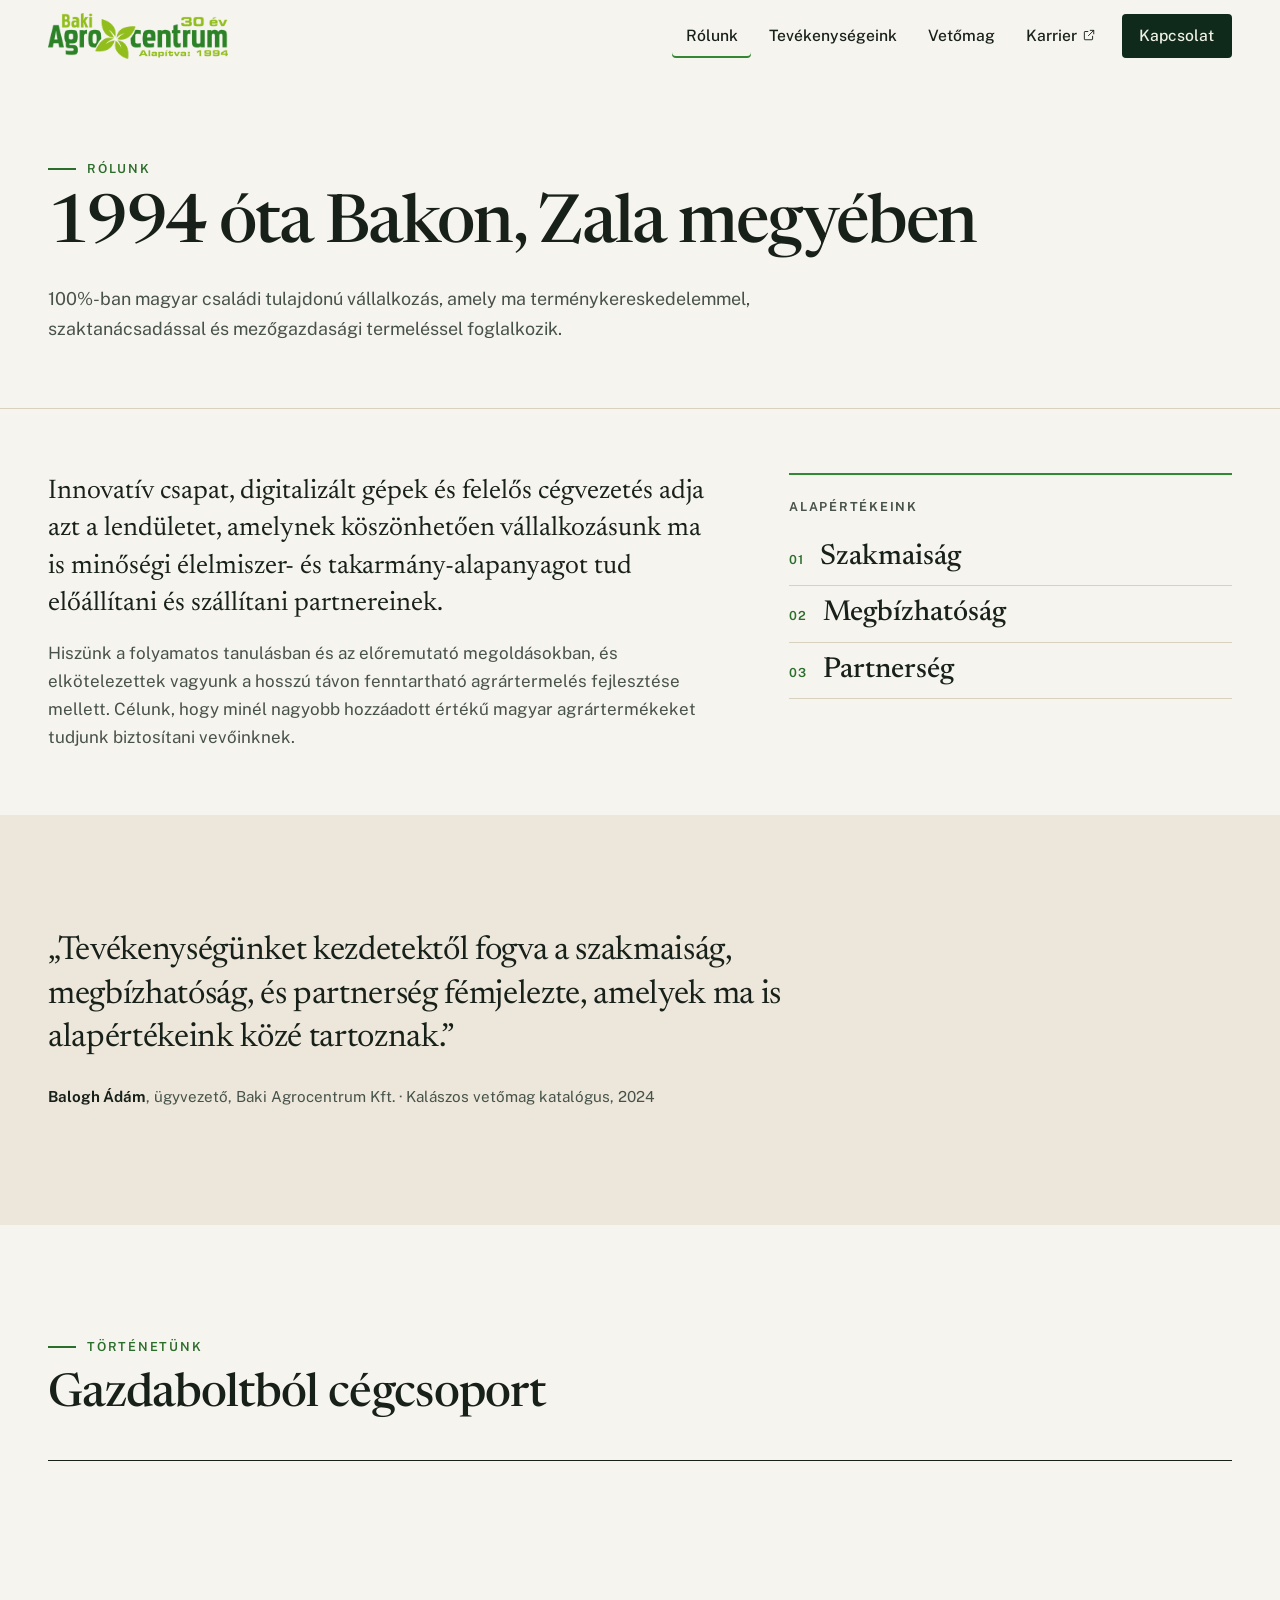
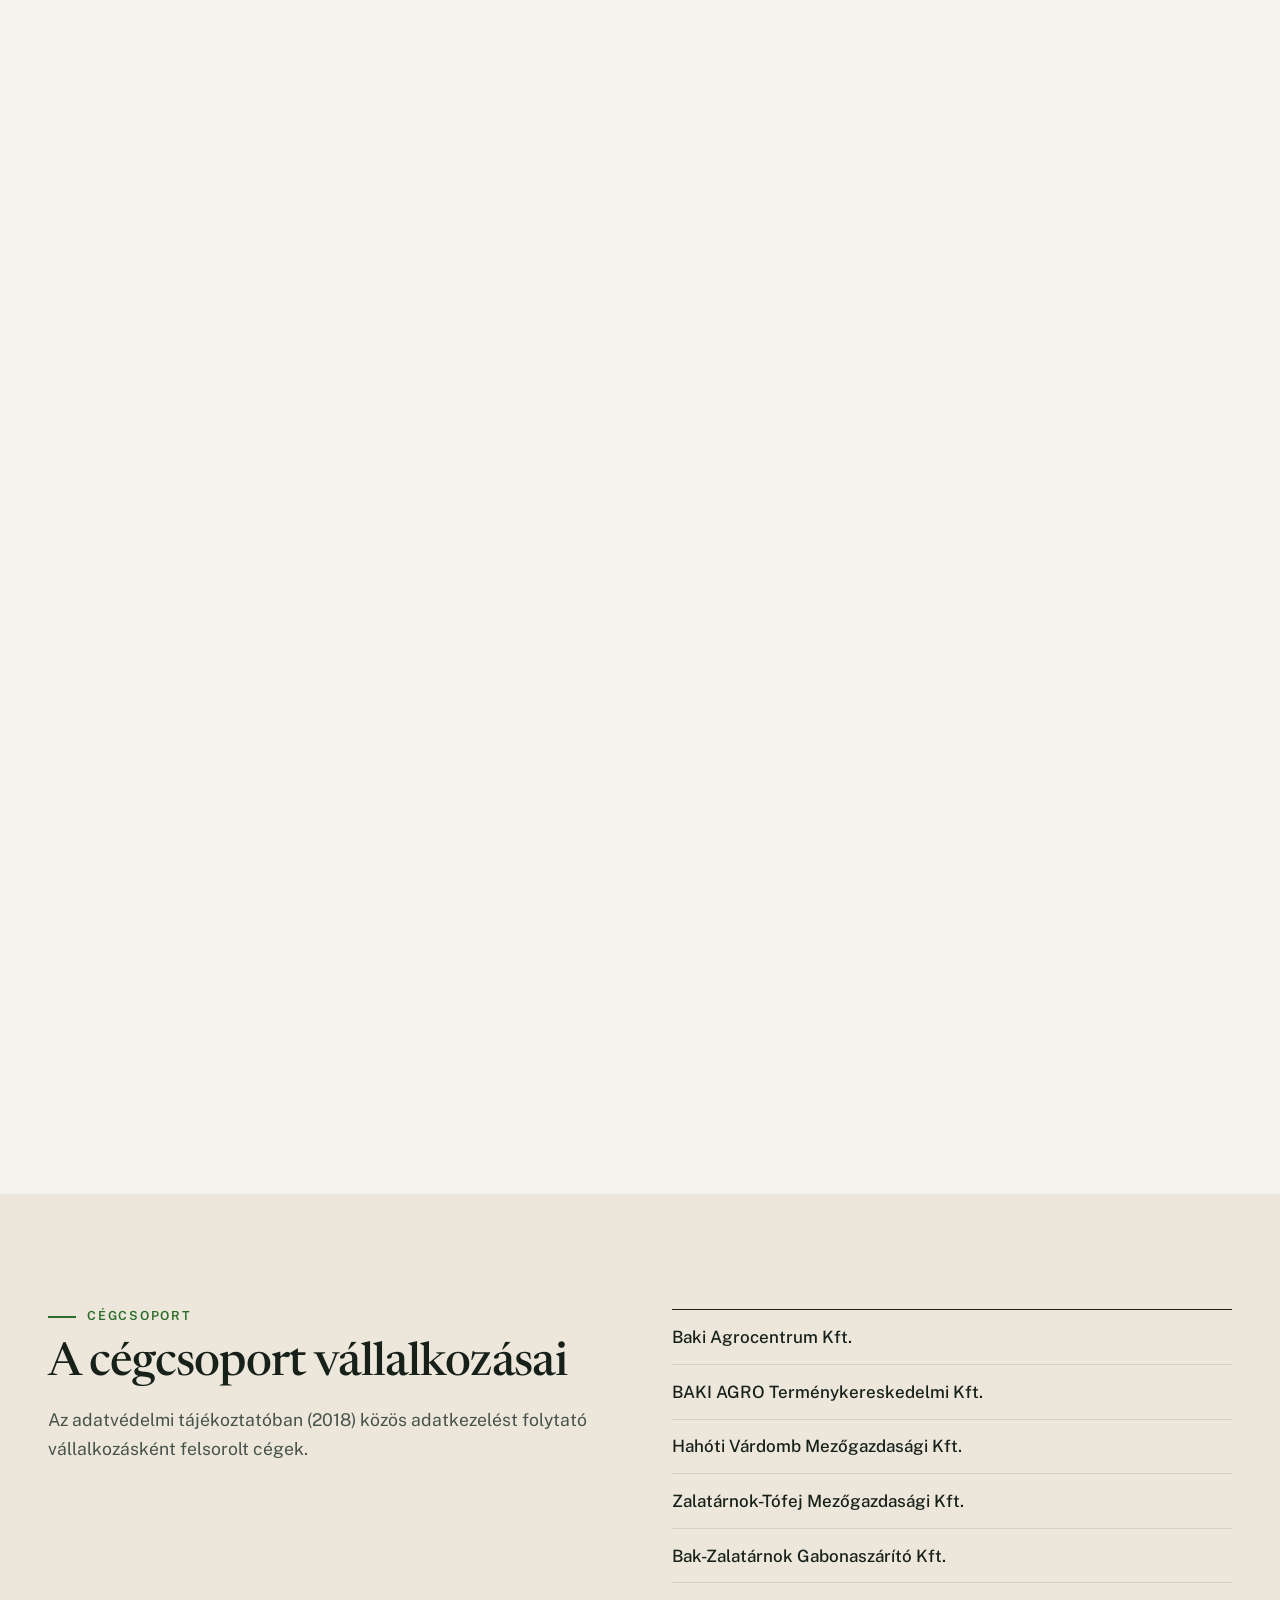
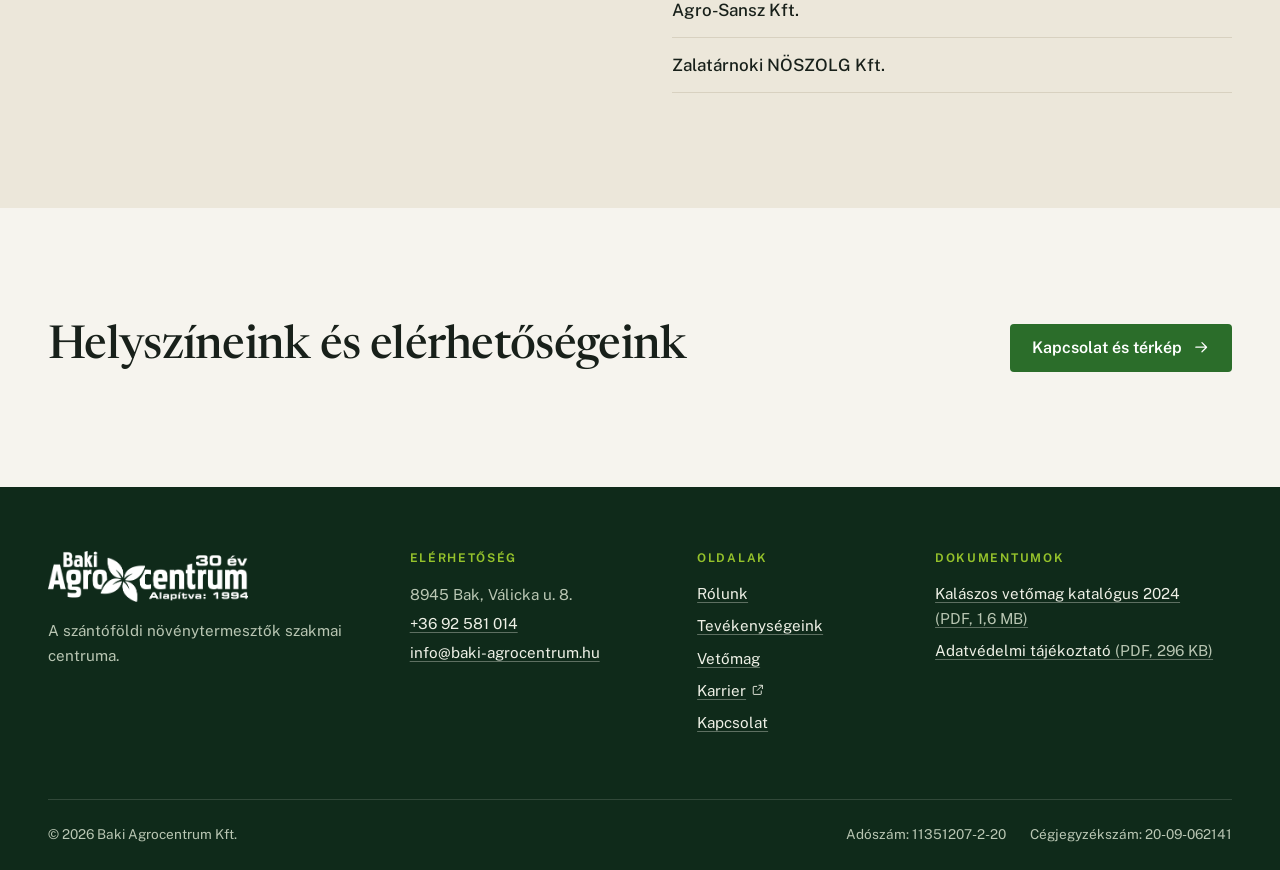
<file: rolunk.html>
<!doctype html>
<html lang="hu">
<head>
<meta charset="utf-8">
<meta name="robots" content="noindex, nofollow">
<meta name="viewport" content="width=device-width, initial-scale=1">
<meta http-equiv="Content-Security-Policy" content="default-src 'self'; script-src 'self' 'sha256-Du+OJKJSbdUgz5nrHeWWINvez6XKDDU/tyj/5c2uvwo='; style-src 'self'; img-src 'self' data:; font-src 'self'; connect-src 'self'; object-src 'none'; base-uri 'self'; form-action 'self'">
<meta name="referrer" content="strict-origin-when-cross-origin">
<title>Rólunk és történetünk – Baki Agrocentrum Kft.</title>
<meta name="description" content="A Baki Agrocentrum 1994-ben egy kis bak-i gazdaboltból indult. Története a nagykereskedelemtől a terménykereskedelemig és a saját vetőmagüzemig.">
<link rel="canonical" href="https://tamasgaborvarga.github.io/baki-agrocentrum-sqs3egnicm/rolunk.html">
<meta property="og:type" content="website">
<meta property="og:locale" content="hu_HU">
<meta property="og:site_name" content="Baki Agrocentrum Kft.">
<meta property="og:title" content="Rólunk és történetünk – Baki Agrocentrum Kft.">
<meta property="og:description" content="A Baki Agrocentrum 1994-ben egy kis bak-i gazdaboltból indult. Története a nagykereskedelemtől a terménykereskedelemig és a saját vetőmagüzemig.">
<meta property="og:url" content="https://tamasgaborvarga.github.io/baki-agrocentrum-sqs3egnicm/rolunk.html">
<meta property="og:image" content="https://tamasgaborvarga.github.io/baki-agrocentrum-sqs3egnicm/img/og-image.jpg">
<meta property="og:image:width" content="1200">
<meta property="og:image:height" content="630">
<meta property="og:image:alt" content="Kombájnok őszi búza betakarítása közben, felülnézetből">
<meta name="twitter:card" content="summary_large_image">
<meta name="theme-color" content="#0f2a1a">
<meta name="format-detection" content="telephone=no">
<link rel="icon" href="img/favicon.png" type="image/png" sizes="32x32">
<link rel="preload" href="fonts/newsreader-latin.woff2" as="font" type="font/woff2" crossorigin>
<link rel="stylesheet" href="styles.css?v=5a45f37d">
<script>document.documentElement.classList.add('js')</script>
<script type="application/ld+json">{"@context":"https://schema.org","@type":"BreadcrumbList","itemListElement":[{"@type":"ListItem","position":1,"name":"Kezdőlap","item":"https://tamasgaborvarga.github.io/baki-agrocentrum-sqs3egnicm/"},{"@type":"ListItem","position":2,"name":"Rólunk","item":"https://tamasgaborvarga.github.io/baki-agrocentrum-sqs3egnicm/rolunk.html"}]}</script>
</head>
<body>
<a class="skip" href="#tartalom">Ugrás a tartalomra</a>
<header class="hdr" id="hdr">
  <div class="hdr__in wrap">
    <a class="hdr__logo" href="index.html" aria-label="Baki Agrocentrum Kft. – kezdőlap"><img src="img/logo.webp" width="469" height="120" alt="Baki Agrocentrum"></a>
    <button class="hdr__btn" type="button" aria-expanded="false" aria-controls="nav" data-menu><svg class="ic ic--open" viewBox="0 0 24 24" fill="none" stroke="currentColor" stroke-width="1.6" stroke-linecap="round" stroke-linejoin="round" aria-hidden="true" focusable="false"><path d="M4 7h16M4 12h16M4 17h16"/></svg><svg class="ic ic--close" viewBox="0 0 24 24" fill="none" stroke="currentColor" stroke-width="1.6" stroke-linecap="round" stroke-linejoin="round" aria-hidden="true" focusable="false"><path d="M6 6l12 12M18 6L6 18"/></svg><span>Menü</span></button>
    <nav class="nav" id="nav" aria-label="Fő navigáció">
      <ul class="nav__ul"><li><a class="nav__a" href="rolunk.html" aria-current="page">Rólunk</a></li><li><a class="nav__a" href="tevekenysegeink.html">Tevékenységeink</a></li><li><a class="nav__a" href="vetomag.html">Vetőmag</a></li><li><a class="nav__a" href="https://karrier.baki-agrocentrum.hu/" target="_blank" rel="noopener">Karrier<svg class="ic ic--sm" viewBox="0 0 24 24" fill="none" stroke="currentColor" stroke-width="1.6" stroke-linecap="round" stroke-linejoin="round" aria-hidden="true" focusable="false"><path d="M14 4h6v6M20 4l-9 9M18 14v5a1 1 0 0 1-1 1H5a1 1 0 0 1-1-1V7a1 1 0 0 1 1-1h5"/></svg><span class="sr">(új lapon nyílik)</span></a></li><li><a class="nav__a nav__a--cta" href="kapcsolat.html">Kapcsolat</a></li></ul>
      <div class="nav__foot">
        <a href="tel:+3692581014"><svg class="ic" viewBox="0 0 24 24" fill="none" stroke="currentColor" stroke-width="1.6" stroke-linecap="round" stroke-linejoin="round" aria-hidden="true" focusable="false"><path d="M5 4h4l2 5-2.5 1.5a11 11 0 0 0 5 5L15 13l5 2v4a1 1 0 0 1-1 1A16 16 0 0 1 4 5a1 1 0 0 1 1-1z"/></svg>+36 92 581 014</a>
        <a href="mailto:info@baki-agrocentrum.hu"><svg class="ic" viewBox="0 0 24 24" fill="none" stroke="currentColor" stroke-width="1.6" stroke-linecap="round" stroke-linejoin="round" aria-hidden="true" focusable="false"><rect x="3" y="5" width="18" height="14" rx="1"/><path d="M3 7l9 6 9-6"/></svg>info@baki-agrocentrum.hu</a>
      </div>
    </nav>
  </div>
</header>
<main id="tartalom" tabindex="-1">

<section class="phead">
  <div class="wrap phead__in">
    <p class="eyebrow">Rólunk</p>
    <h1 class="phead__h">1994 óta Bakon, Zala megyében</h1>
    <p class="phead__lead">100%-ban magyar családi tulajdonú vállalkozás, amely ma terménykereskedelemmel, szaktanácsadással és mezőgazdasági termeléssel foglalkozik.</p>
    
  </div>
</section>

<section class="sec sec--tight" aria-labelledby="h-who">
  <div class="wrap about">
    <h2 id="h-who" class="sr">Kik vagyunk</h2>
    <div class="prose">
      <p class="prose__big">Innovatív csapat, digitalizált gépek és felelős cégvezetés adja azt a lendületet, amelynek köszönhetően vállalkozásunk ma is minőségi élelmiszer- és takarmány-alapanyagot tud előállítani és szállítani partnereinek.</p>
      <p>Hiszünk a folyamatos tanulásban és az előremutató megoldásokban, és elkötelezettek vagyunk a hosszú távon fenntartható agrártermelés fejlesztése mellett. Célunk, hogy minél nagyobb hozzáadott értékű magyar agrártermékeket tudjunk biztosítani vevőinknek.</p>
    </div>
    <aside class="values" aria-labelledby="h-values">
      <h3 id="h-values" class="values__h">Alapértékeink</h3>
      <ol class="values__ul"><li>Szakmaiság</li><li>Megbízhatóság</li><li>Partnerség</li></ol>
    </aside>
  </div>
</section>

<section class="sec sec--sand" aria-labelledby="h-q">
  <div class="wrap">
    <h2 id="h-q" class="sr">Az ügyvezető szavaival</h2>
    <blockquote class="quote">
      <p>„Tevékenységünket kezdetektől fogva a szakmaiság, megbízhatóság, és partnerség fémjelezte, amelyek ma is alapértékeink közé tartoznak.”</p>
      <footer><strong>Balogh Ádám</strong>, ügyvezető, Baki Agrocentrum Kft. · Kalászos vetőmag katalógus, 2024</footer>
    </blockquote>
  </div>
</section>

<section class="sec" id="tortenet" aria-labelledby="h-tl">
  <div class="wrap">
    <div class="sec__head">
      <p class="eyebrow">Történetünk</p>
      <h2 id="h-tl" class="h2">Gazdaboltból cégcsoport</h2>
    </div>
    <ol class="tl">
      <li class="tl__i rv">
        <p class="tl__y">1994</p>
        <div class="tl__b">
          <h3 class="tl__t">Egy kis gazdabolt Bakon</h3>
          <p>A Baki Agrocentrum története egy kis gazdaboltban kezdődött Bakon, Zala megyében.</p>
        </div>
      </li><li class="tl__i rv">
        <p class="tl__y">Ezt követően</p>
        <div class="tl__b">
          <h3 class="tl__t">Nagykereskedelem és integráció</h3>
          <p>A kiskereskedelem gyorsan nagykereskedelemmé alakult. A középpontba az integrátori tevékenység került: vetőmagot, műtrágyát és növényvédő szert értékesítettünk termelő partnereinknek, a szükséges szaktanácsadással együtt.</p>
        </div>
      </li><li class="tl__i rv">
        <p class="tl__y">2000-es évek eleje</p>
        <div class="tl__b">
          <h3 class="tl__t">Terménykereskedelem</h3>
          <p>Elkezdtük felépíteni terménykereskedelmi üzletágunkat, amely ma a cégcsoport árbevételének több mint kétharmadát adja.</p>
        </div>
      </li><li class="tl__i rv">
        <p class="tl__y">2007</p>
        <div class="tl__b">
          <h3 class="tl__t">Termelő üzletág</h3>
          <p>A mezőgazdasági termékek nagykereskedelmén túl megkezdtük termelő üzletágunk kialakítását.</p>
        </div>
      </li><li class="tl__i rv">
        <p class="tl__y">2010</p>
        <div class="tl__b">
          <h3 class="tl__t">Növénytermesztés</h3>
          <p>A cégcsoport szántóföldi növénytermesztési üzletággal egészült ki, amelynek zászlóshajója a Hahóti Várdomb Kft. lett.</p>
        </div>
      </li><li class="tl__i rv">
        <p class="tl__y">2017. július</p>
        <div class="tl__b">
          <h3 class="tl__t">Stratégiai fordulat</h3>
          <p>A cégcsoport vezetése az input üzletág bezárásáról döntött. Azóta a terménykereskedelemre, a szaktanácsadásra és a mezőgazdasági termelésre összpontosítunk.</p>
        </div>
      </li><li class="tl__i rv">
        <p class="tl__y">2022</p>
        <div class="tl__b">
          <h3 class="tl__t">Új vetőmagüzem</h3>
          <p>Pölöske-Barnakpusztán megépült az új kalászos vetőmagüzem, Cimbria gépsorral.</p>
        </div>
      </li>
    </ol>
  </div>
</section>

<section class="sec sec--sand" aria-labelledby="h-group">
  <div class="wrap group">
    <div>
      <p class="eyebrow">Cégcsoport</p>
      <h2 id="h-group" class="h2">A cégcsoport vállalkozásai</h2>
      <p class="sec__lead">Az adatvédelmi tájékoztatóban (2018) közös adatkezelést folytató vállalkozásként felsorolt cégek.</p>
    </div>
    <ul class="group__ul"><li>Baki Agrocentrum Kft.</li><li>BAKI AGRO Terménykereskedelmi Kft.</li><li>Hahóti Várdomb Mezőgazdasági Kft.</li><li>Zalatárnok-Tófej Mezőgazdasági Kft.</li><li>Bak-Zalatárnok Gabonaszárító Kft.</li><li>Agro-Sansz Kft.</li><li>Zalatárnoki NÖSZOLG Kft.</li></ul>
  </div>
</section>

<section class="sec">
  <div class="wrap cta-band cta-band--light">
    <h2 class="h2">Helyszíneink és elérhetőségeink</h2>
    <div class="cta-band__a"><a class="btn btn--primary" href="kapcsolat.html#helyszinek">Kapcsolat és térkép<svg class="ic" viewBox="0 0 24 24" fill="none" stroke="currentColor" stroke-width="1.6" stroke-linecap="round" stroke-linejoin="round" aria-hidden="true" focusable="false"><path d="M5 12h14M13 6l6 6-6 6"/></svg></a></div>
  </div>
</section>
</main>
<footer class="ftr">
  <div class="wrap ftr__grid">
    <div class="ftr__brand">
      <img src="img/logo-feher.webp" width="469" height="120" alt="Baki Agrocentrum" loading="lazy" decoding="async">
      <p>A szántóföldi növénytermesztők szakmai centruma.</p>
    </div>
    <div>
      <h2 class="ftr__h">Elérhetőség</h2>
      <address>
        8945 Bak, Válicka u. 8.<br>
        <a href="tel:+3692581014">+36 92 581 014</a><br>
        <a href="mailto:info@baki-agrocentrum.hu">info@baki-agrocentrum.hu</a>
      </address>
    </div>
    <div>
      <h2 class="ftr__h">Oldalak</h2>
      <ul class="ftr__ul">
        <li><a href="rolunk.html">Rólunk</a></li>
        <li><a href="tevekenysegeink.html">Tevékenységeink</a></li>
        <li><a href="vetomag.html">Vetőmag</a></li>
        <li><a class="" href="https://karrier.baki-agrocentrum.hu/" target="_blank" rel="noopener">Karrier<svg class="ic ic--sm" viewBox="0 0 24 24" fill="none" stroke="currentColor" stroke-width="1.6" stroke-linecap="round" stroke-linejoin="round" aria-hidden="true" focusable="false"><path d="M14 4h6v6M20 4l-9 9M18 14v5a1 1 0 0 1-1 1H5a1 1 0 0 1-1-1V7a1 1 0 0 1 1-1h5"/></svg><span class="sr">(új lapon nyílik)</span></a></li>
        <li><a href="kapcsolat.html">Kapcsolat</a></li>
      </ul>
    </div>
    <div>
      <h2 class="ftr__h">Dokumentumok</h2>
      <ul class="ftr__ul"><li><a href="https://www.baki-agrocentrum.hu/webimages/files/Kalaszos_vetomag_katalogus_2024.pdf" target="_blank" rel="noopener">Kalászos vetőmag katalógus 2024 <span class="ftr__meta">(PDF, 1,6 MB)</span><span class="sr"> – új lapon nyílik</span></a></li><li><a href="https://www.baki-agrocentrum.hu/dok/adatvedelmi-tajekoztato.pdf" target="_blank" rel="noopener">Adatvédelmi tájékoztató <span class="ftr__meta">(PDF, 296 KB)</span><span class="sr"> – új lapon nyílik</span></a></li></ul>
    </div>
  </div>
  <div class="wrap ftr__bar">
    <p>© 2026 Baki Agrocentrum Kft.</p>
    <p class="ftr__ids"><span class="nw">Adószám: 11351207-2-20</span><span class="nw">Cégjegyzékszám: 20-09-062141</span></p>
  </div>
</footer>
<script src="main.js?v=572fc2f1" defer></script>
</body>
</html>
</file>
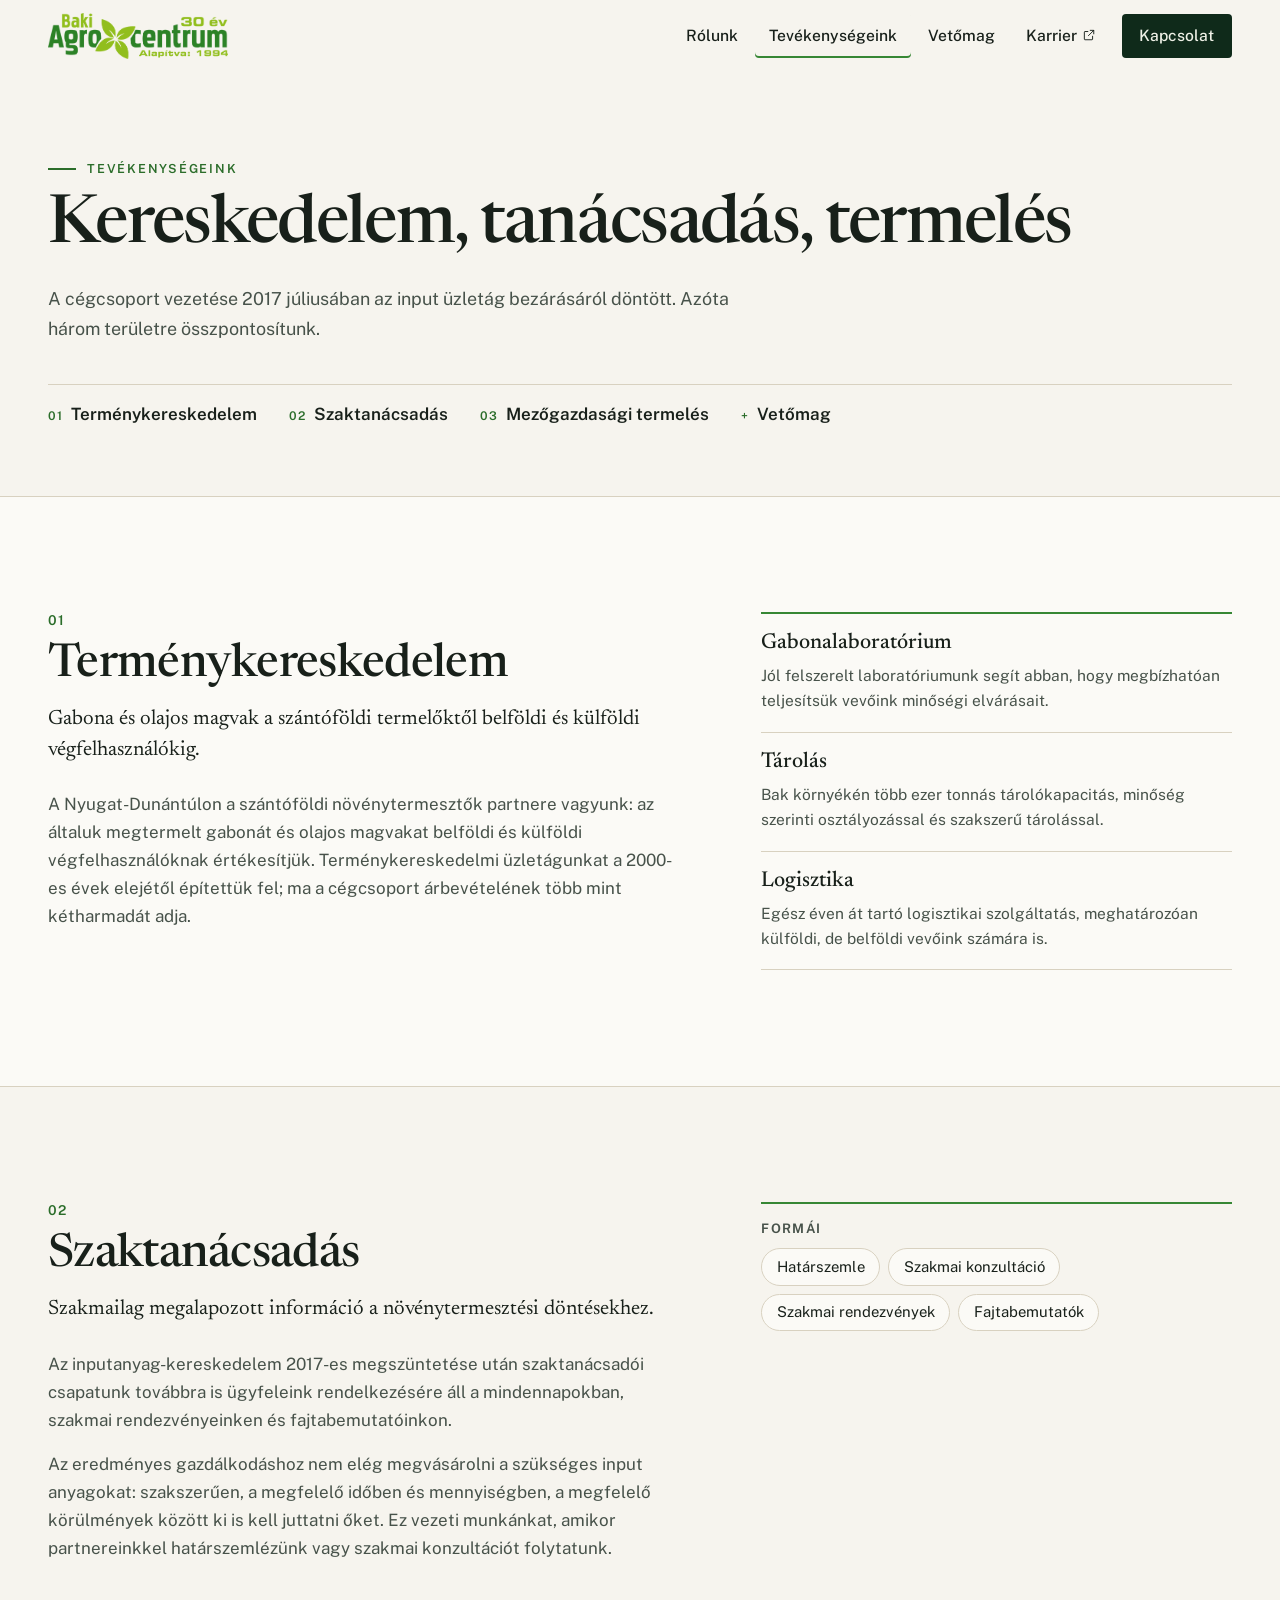
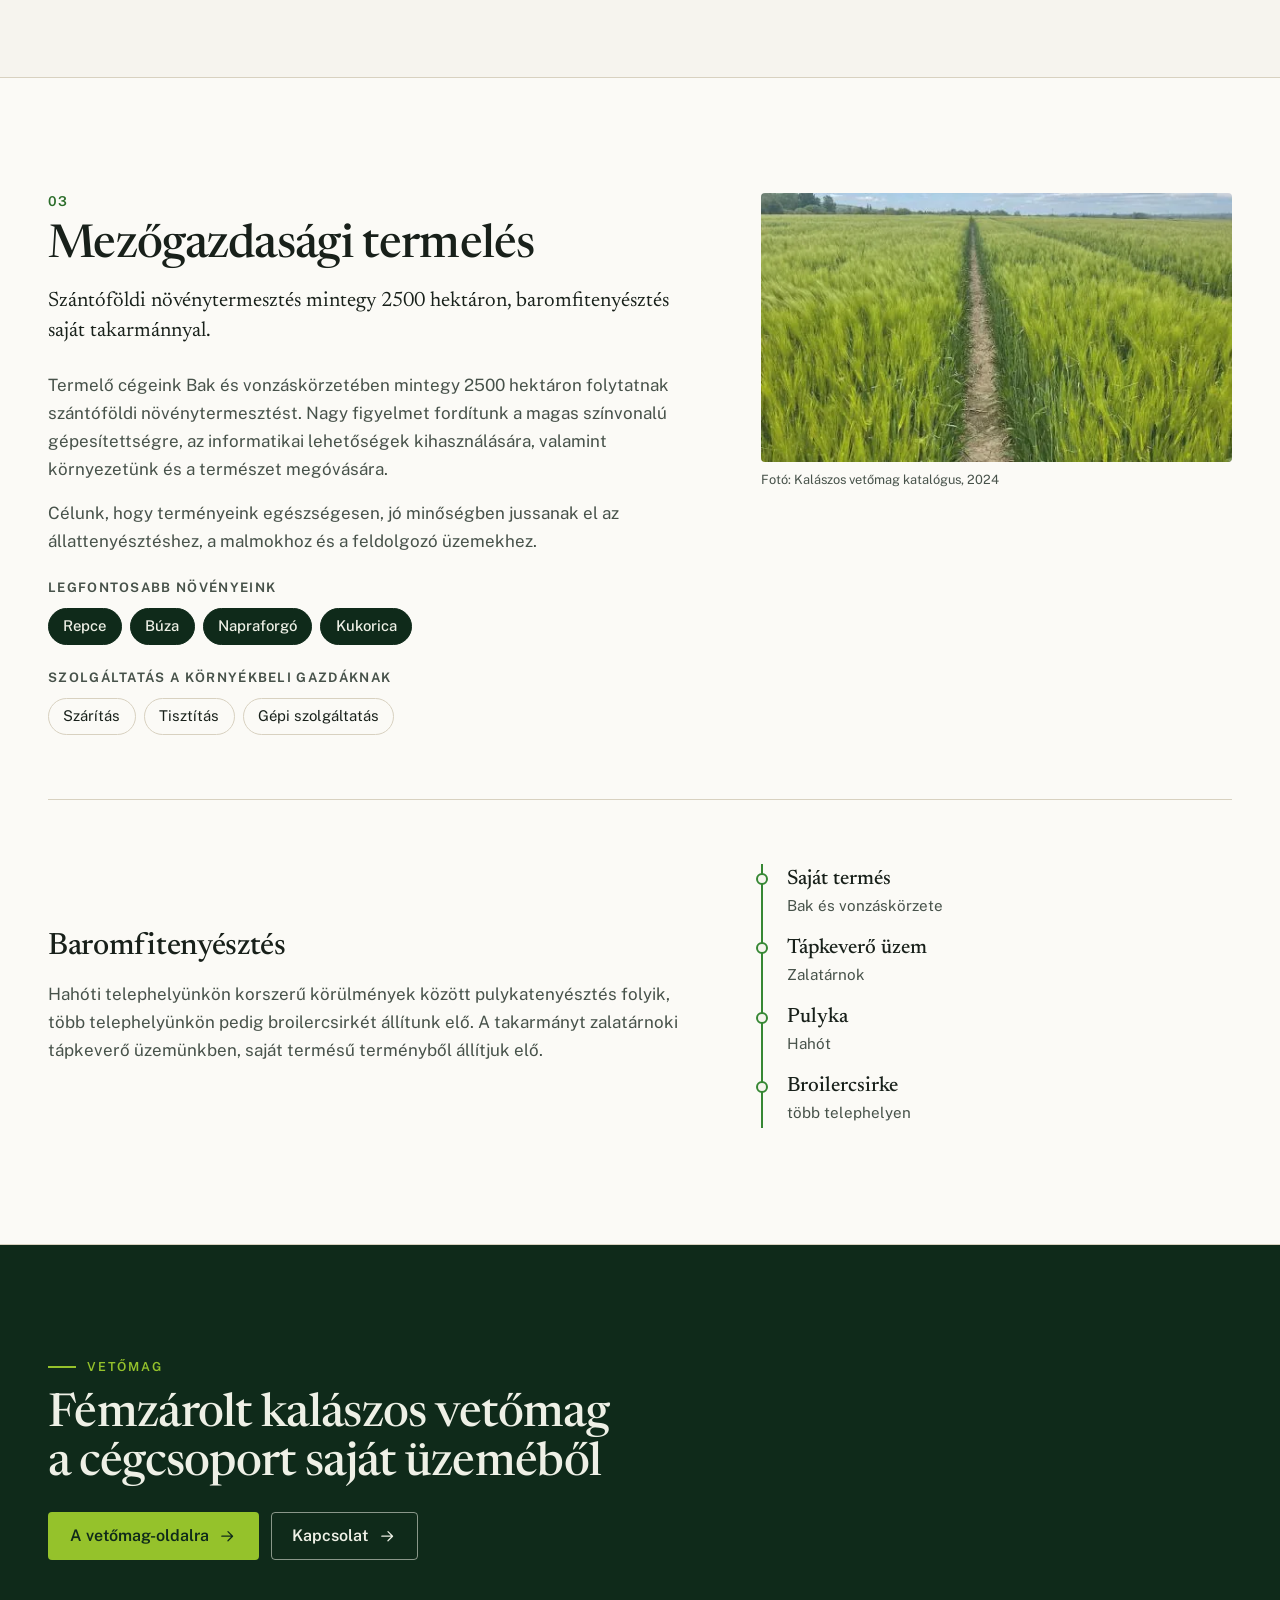
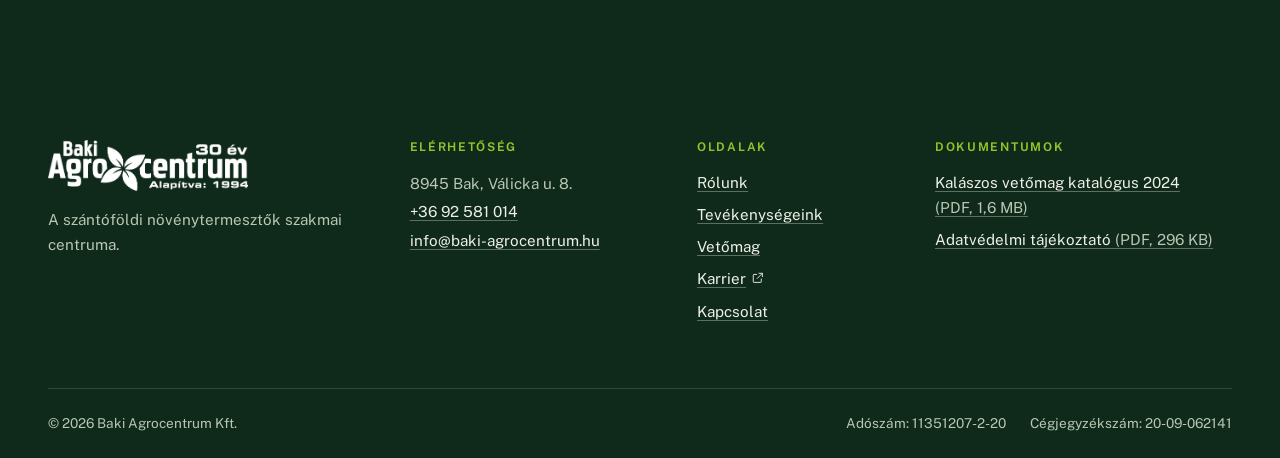
<file: tevekenysegeink.html>
<!doctype html>
<html lang="hu">
<head>
<meta charset="utf-8">
<meta name="robots" content="noindex, nofollow">
<meta name="viewport" content="width=device-width, initial-scale=1">
<meta http-equiv="Content-Security-Policy" content="default-src 'self'; script-src 'self' 'sha256-Du+OJKJSbdUgz5nrHeWWINvez6XKDDU/tyj/5c2uvwo='; style-src 'self'; img-src 'self' data:; font-src 'self'; connect-src 'self'; object-src 'none'; base-uri 'self'; form-action 'self'">
<meta name="referrer" content="strict-origin-when-cross-origin">
<title>Terménykereskedelem, szaktanácsadás, termelés – Baki Agrocentrum</title>
<meta name="description" content="Gabona- és olajosmag-kereskedelem gabonalaboratóriummal és tárolással, szaktanácsadás, szántóföldi növénytermesztés kb. 2500 hektáron és baromfitenyésztés.">
<link rel="canonical" href="https://tamasgaborvarga.github.io/baki-agrocentrum-sqs3egnicm/tevekenysegeink.html">
<meta property="og:type" content="website">
<meta property="og:locale" content="hu_HU">
<meta property="og:site_name" content="Baki Agrocentrum Kft.">
<meta property="og:title" content="Terménykereskedelem, szaktanácsadás, termelés – Baki Agrocentrum">
<meta property="og:description" content="Gabona- és olajosmag-kereskedelem gabonalaboratóriummal és tárolással, szaktanácsadás, szántóföldi növénytermesztés kb. 2500 hektáron és baromfitenyésztés.">
<meta property="og:url" content="https://tamasgaborvarga.github.io/baki-agrocentrum-sqs3egnicm/tevekenysegeink.html">
<meta property="og:image" content="https://tamasgaborvarga.github.io/baki-agrocentrum-sqs3egnicm/img/og-image.jpg">
<meta property="og:image:width" content="1200">
<meta property="og:image:height" content="630">
<meta property="og:image:alt" content="Kombájnok őszi búza betakarítása közben, felülnézetből">
<meta name="twitter:card" content="summary_large_image">
<meta name="theme-color" content="#0f2a1a">
<meta name="format-detection" content="telephone=no">
<link rel="icon" href="img/favicon.png" type="image/png" sizes="32x32">
<link rel="preload" href="fonts/newsreader-latin.woff2" as="font" type="font/woff2" crossorigin>
<link rel="stylesheet" href="styles.css?v=5a45f37d">
<script>document.documentElement.classList.add('js')</script>
<script type="application/ld+json">{"@context":"https://schema.org","@type":"BreadcrumbList","itemListElement":[{"@type":"ListItem","position":1,"name":"Kezdőlap","item":"https://tamasgaborvarga.github.io/baki-agrocentrum-sqs3egnicm/"},{"@type":"ListItem","position":2,"name":"Tevékenységeink","item":"https://tamasgaborvarga.github.io/baki-agrocentrum-sqs3egnicm/tevekenysegeink.html"}]}</script>
</head>
<body>
<a class="skip" href="#tartalom">Ugrás a tartalomra</a>
<header class="hdr" id="hdr">
  <div class="hdr__in wrap">
    <a class="hdr__logo" href="index.html" aria-label="Baki Agrocentrum Kft. – kezdőlap"><img src="img/logo.webp" width="469" height="120" alt="Baki Agrocentrum"></a>
    <button class="hdr__btn" type="button" aria-expanded="false" aria-controls="nav" data-menu><svg class="ic ic--open" viewBox="0 0 24 24" fill="none" stroke="currentColor" stroke-width="1.6" stroke-linecap="round" stroke-linejoin="round" aria-hidden="true" focusable="false"><path d="M4 7h16M4 12h16M4 17h16"/></svg><svg class="ic ic--close" viewBox="0 0 24 24" fill="none" stroke="currentColor" stroke-width="1.6" stroke-linecap="round" stroke-linejoin="round" aria-hidden="true" focusable="false"><path d="M6 6l12 12M18 6L6 18"/></svg><span>Menü</span></button>
    <nav class="nav" id="nav" aria-label="Fő navigáció">
      <ul class="nav__ul"><li><a class="nav__a" href="rolunk.html">Rólunk</a></li><li><a class="nav__a" href="tevekenysegeink.html" aria-current="page">Tevékenységeink</a></li><li><a class="nav__a" href="vetomag.html">Vetőmag</a></li><li><a class="nav__a" href="https://karrier.baki-agrocentrum.hu/" target="_blank" rel="noopener">Karrier<svg class="ic ic--sm" viewBox="0 0 24 24" fill="none" stroke="currentColor" stroke-width="1.6" stroke-linecap="round" stroke-linejoin="round" aria-hidden="true" focusable="false"><path d="M14 4h6v6M20 4l-9 9M18 14v5a1 1 0 0 1-1 1H5a1 1 0 0 1-1-1V7a1 1 0 0 1 1-1h5"/></svg><span class="sr">(új lapon nyílik)</span></a></li><li><a class="nav__a nav__a--cta" href="kapcsolat.html">Kapcsolat</a></li></ul>
      <div class="nav__foot">
        <a href="tel:+3692581014"><svg class="ic" viewBox="0 0 24 24" fill="none" stroke="currentColor" stroke-width="1.6" stroke-linecap="round" stroke-linejoin="round" aria-hidden="true" focusable="false"><path d="M5 4h4l2 5-2.5 1.5a11 11 0 0 0 5 5L15 13l5 2v4a1 1 0 0 1-1 1A16 16 0 0 1 4 5a1 1 0 0 1 1-1z"/></svg>+36 92 581 014</a>
        <a href="mailto:info@baki-agrocentrum.hu"><svg class="ic" viewBox="0 0 24 24" fill="none" stroke="currentColor" stroke-width="1.6" stroke-linecap="round" stroke-linejoin="round" aria-hidden="true" focusable="false"><rect x="3" y="5" width="18" height="14" rx="1"/><path d="M3 7l9 6 9-6"/></svg>info@baki-agrocentrum.hu</a>
      </div>
    </nav>
  </div>
</header>
<main id="tartalom" tabindex="-1">

<section class="phead">
  <div class="wrap phead__in">
    <p class="eyebrow">Tevékenységeink</p>
    <h1 class="phead__h">Kereskedelem, tanácsadás, termelés</h1>
    <p class="phead__lead">A cégcsoport vezetése 2017 júliusában az input üzletág bezárásáról döntött. Azóta három területre összpontosítunk.</p>
    <nav class="jump" aria-label="Ugrás a tevékenységekhez"><ul><li><a href="#termenykereskedelem"><span>01</span>Terménykereskedelem</a></li><li><a href="#szaktanacsadas"><span>02</span>Szaktanácsadás</a></li><li><a href="#termeles"><span>03</span>Mezőgazdasági termelés</a></li><li><a href="vetomag.html"><span>+</span>Vetőmag</a></li></ul></nav>
  </div>
</section>
<section class="area" id="termenykereskedelem" aria-labelledby="h-termenykereskedelem">
  <div class="wrap area__grid">
    <div class="area__text">
      <p class="area__no">01</p>
      <h2 id="h-termenykereskedelem" class="h2">Terménykereskedelem</h2>
      <p class="area__lead">Gabona és olajos magvak a szántóföldi termelőktől belföldi és külföldi végfelhasználókig.</p>
      <p>A Nyugat-Dunántúlon a szántóföldi növénytermesztők partnere vagyunk: az általuk megtermelt gabonát és olajos magvakat belföldi és külföldi végfelhasználóknak értékesítjük. Terménykereskedelmi üzletágunkat a 2000-es évek elejétől építettük fel; ma a cégcsoport árbevételének több mint kétharmadát adja.</p>
      
    </div>
    <div class="area__aside"><dl class="caps-list"><div><dt>Gabonalaboratórium</dt><dd>Jól felszerelt laboratóriumunk segít abban, hogy megbízhatóan teljesítsük vevőink minőségi elvárásait.</dd></div><div><dt>Tárolás</dt><dd>Bak környékén több ezer tonnás tárolókapacitás, minőség szerinti osztályozással és szakszerű tárolással.</dd></div><div><dt>Logisztika</dt><dd>Egész éven át tartó logisztikai szolgáltatás, meghatározóan külföldi, de belföldi vevőink számára is.</dd></div></dl></div>
  </div>
</section>
<section class="area" id="szaktanacsadas" aria-labelledby="h-szaktanacsadas">
  <div class="wrap area__grid">
    <div class="area__text">
      <p class="area__no">02</p>
      <h2 id="h-szaktanacsadas" class="h2">Szaktanácsadás</h2>
      <p class="area__lead">Szakmailag megalapozott információ a növénytermesztési döntésekhez.</p>
      <p>Az inputanyag-kereskedelem 2017-es megszüntetése után szaktanácsadói csapatunk továbbra is ügyfeleink rendelkezésére áll a mindennapokban, szakmai rendezvényeinken és fajtabemutatóinkon.</p><p>Az eredményes gazdálkodáshoz nem elég megvásárolni a szükséges input anyagokat: szakszerűen, a megfelelő időben és mennyiségben, a megfelelő körülmények között ki is kell juttatni őket. Ez vezeti munkánkat, amikor partnereinkkel határszemlézünk vagy szakmai konzultációt folytatunk.</p>
      
    </div>
    <div class="area__aside"><div class="panel"><h3 class="h4">Formái</h3><ul class="tags "><li>Határszemle</li><li>Szakmai konzultáció</li><li>Szakmai rendezvények</li><li>Fajtabemutatók</li></ul></div></div>
  </div>
</section>
<section class="area" id="termeles" aria-labelledby="h-termeles">
  <div class="wrap area__grid">
    <div class="area__text">
      <p class="area__no">03</p>
      <h2 id="h-termeles" class="h2">Mezőgazdasági termelés</h2>
      <p class="area__lead">Szántóföldi növénytermesztés mintegy 2500 hektáron, baromfitenyésztés saját takarmánnyal.</p>
      <p>Termelő cégeink Bak és vonzáskörzetében mintegy 2500 hektáron folytatnak szántóföldi növénytermesztést. Nagy figyelmet fordítunk a magas színvonalú gépesítettségre, az informatikai lehetőségek kihasználására, valamint környezetünk és a természet megóvására.</p><p>Célunk, hogy terményeink egészségesen, jó minőségben jussanak el az állattenyésztéshez, a malmokhoz és a feldolgozó üzemekhez.</p>
      <h3 class="h4">Legfontosabb növényeink</h3><ul class="tags tags--solid"><li>Repce</li><li>Búza</li><li>Napraforgó</li><li>Kukorica</li></ul>
    <h3 class="h4">Szolgáltatás a környékbeli gazdáknak</h3><ul class="tags "><li>Szárítás</li><li>Tisztítás</li><li>Gépi szolgáltatás</li></ul>
    </div>
    <div class="area__aside"><figure class="fig "><img class="area__img" src="img/tabla.webp" srcset="img/tabla-400.webp 400w, img/tabla.webp 508w" sizes="(min-width: 1320px) 450px, (min-width: 900px) 34vw, calc(100vw - 32px)" width="508" height="290" alt="Zöld kalászos gabonatábla, középen nyomvonallal" loading="lazy" decoding="async"><figcaption>Fotó: Kalászos vetőmag katalógus, 2024</figcaption></figure></div>
  </div>
  <div class="wrap"><div class="sub">
    <div class="sub__text">
      <h3 class="h3">Baromfitenyésztés</h3>
      <p>Hahóti telephelyünkön korszerű körülmények között pulykatenyésztés folyik, több telephelyünkön pedig broilercsirkét állítunk elő. A takarmányt zalatárnoki tápkeverő üzemünkben, saját termésű terményből állítjuk elő.</p>
    </div>
    <ol class="chain" aria-label="A saját terméstől a baromfiig"><li class="chain__i"><span class="chain__k">Saját termés</span><span class="chain__v">Bak és vonzáskörzete</span></li><li class="chain__i"><span class="chain__k">Tápkeverő üzem</span><span class="chain__v">Zalatárnok</span></li><li class="chain__i"><span class="chain__k">Pulyka</span><span class="chain__v">Hahót</span></li><li class="chain__i"><span class="chain__k">Broilercsirke</span><span class="chain__v">több telephelyen</span></li></ol>
  </div></div>
</section>
<section class="sec sec--forest">
  <div class="wrap cta-band">
    <div>
      <p class="eyebrow eyebrow--lime">Vetőmag</p>
      <h2 class="h2">Fémzárolt kalászos vetőmag a cégcsoport saját üzeméből</h2>
    </div>
    <div class="cta-band__a"><a class="btn btn--primary" href="vetomag.html">A vetőmag-oldalra<svg class="ic" viewBox="0 0 24 24" fill="none" stroke="currentColor" stroke-width="1.6" stroke-linecap="round" stroke-linejoin="round" aria-hidden="true" focusable="false"><path d="M5 12h14M13 6l6 6-6 6"/></svg></a><a class="btn btn--secondary" href="kapcsolat.html">Kapcsolat<svg class="ic" viewBox="0 0 24 24" fill="none" stroke="currentColor" stroke-width="1.6" stroke-linecap="round" stroke-linejoin="round" aria-hidden="true" focusable="false"><path d="M5 12h14M13 6l6 6-6 6"/></svg></a></div>
  </div>
</section>
</main>
<footer class="ftr">
  <div class="wrap ftr__grid">
    <div class="ftr__brand">
      <img src="img/logo-feher.webp" width="469" height="120" alt="Baki Agrocentrum" loading="lazy" decoding="async">
      <p>A szántóföldi növénytermesztők szakmai centruma.</p>
    </div>
    <div>
      <h2 class="ftr__h">Elérhetőség</h2>
      <address>
        8945 Bak, Válicka u. 8.<br>
        <a href="tel:+3692581014">+36 92 581 014</a><br>
        <a href="mailto:info@baki-agrocentrum.hu">info@baki-agrocentrum.hu</a>
      </address>
    </div>
    <div>
      <h2 class="ftr__h">Oldalak</h2>
      <ul class="ftr__ul">
        <li><a href="rolunk.html">Rólunk</a></li>
        <li><a href="tevekenysegeink.html">Tevékenységeink</a></li>
        <li><a href="vetomag.html">Vetőmag</a></li>
        <li><a class="" href="https://karrier.baki-agrocentrum.hu/" target="_blank" rel="noopener">Karrier<svg class="ic ic--sm" viewBox="0 0 24 24" fill="none" stroke="currentColor" stroke-width="1.6" stroke-linecap="round" stroke-linejoin="round" aria-hidden="true" focusable="false"><path d="M14 4h6v6M20 4l-9 9M18 14v5a1 1 0 0 1-1 1H5a1 1 0 0 1-1-1V7a1 1 0 0 1 1-1h5"/></svg><span class="sr">(új lapon nyílik)</span></a></li>
        <li><a href="kapcsolat.html">Kapcsolat</a></li>
      </ul>
    </div>
    <div>
      <h2 class="ftr__h">Dokumentumok</h2>
      <ul class="ftr__ul"><li><a href="https://www.baki-agrocentrum.hu/webimages/files/Kalaszos_vetomag_katalogus_2024.pdf" target="_blank" rel="noopener">Kalászos vetőmag katalógus 2024 <span class="ftr__meta">(PDF, 1,6 MB)</span><span class="sr"> – új lapon nyílik</span></a></li><li><a href="https://www.baki-agrocentrum.hu/dok/adatvedelmi-tajekoztato.pdf" target="_blank" rel="noopener">Adatvédelmi tájékoztató <span class="ftr__meta">(PDF, 296 KB)</span><span class="sr"> – új lapon nyílik</span></a></li></ul>
    </div>
  </div>
  <div class="wrap ftr__bar">
    <p>© 2026 Baki Agrocentrum Kft.</p>
    <p class="ftr__ids"><span class="nw">Adószám: 11351207-2-20</span><span class="nw">Cégjegyzékszám: 20-09-062141</span></p>
  </div>
</footer>
<script src="main.js?v=572fc2f1" defer></script>
</body>
</html>
</file>
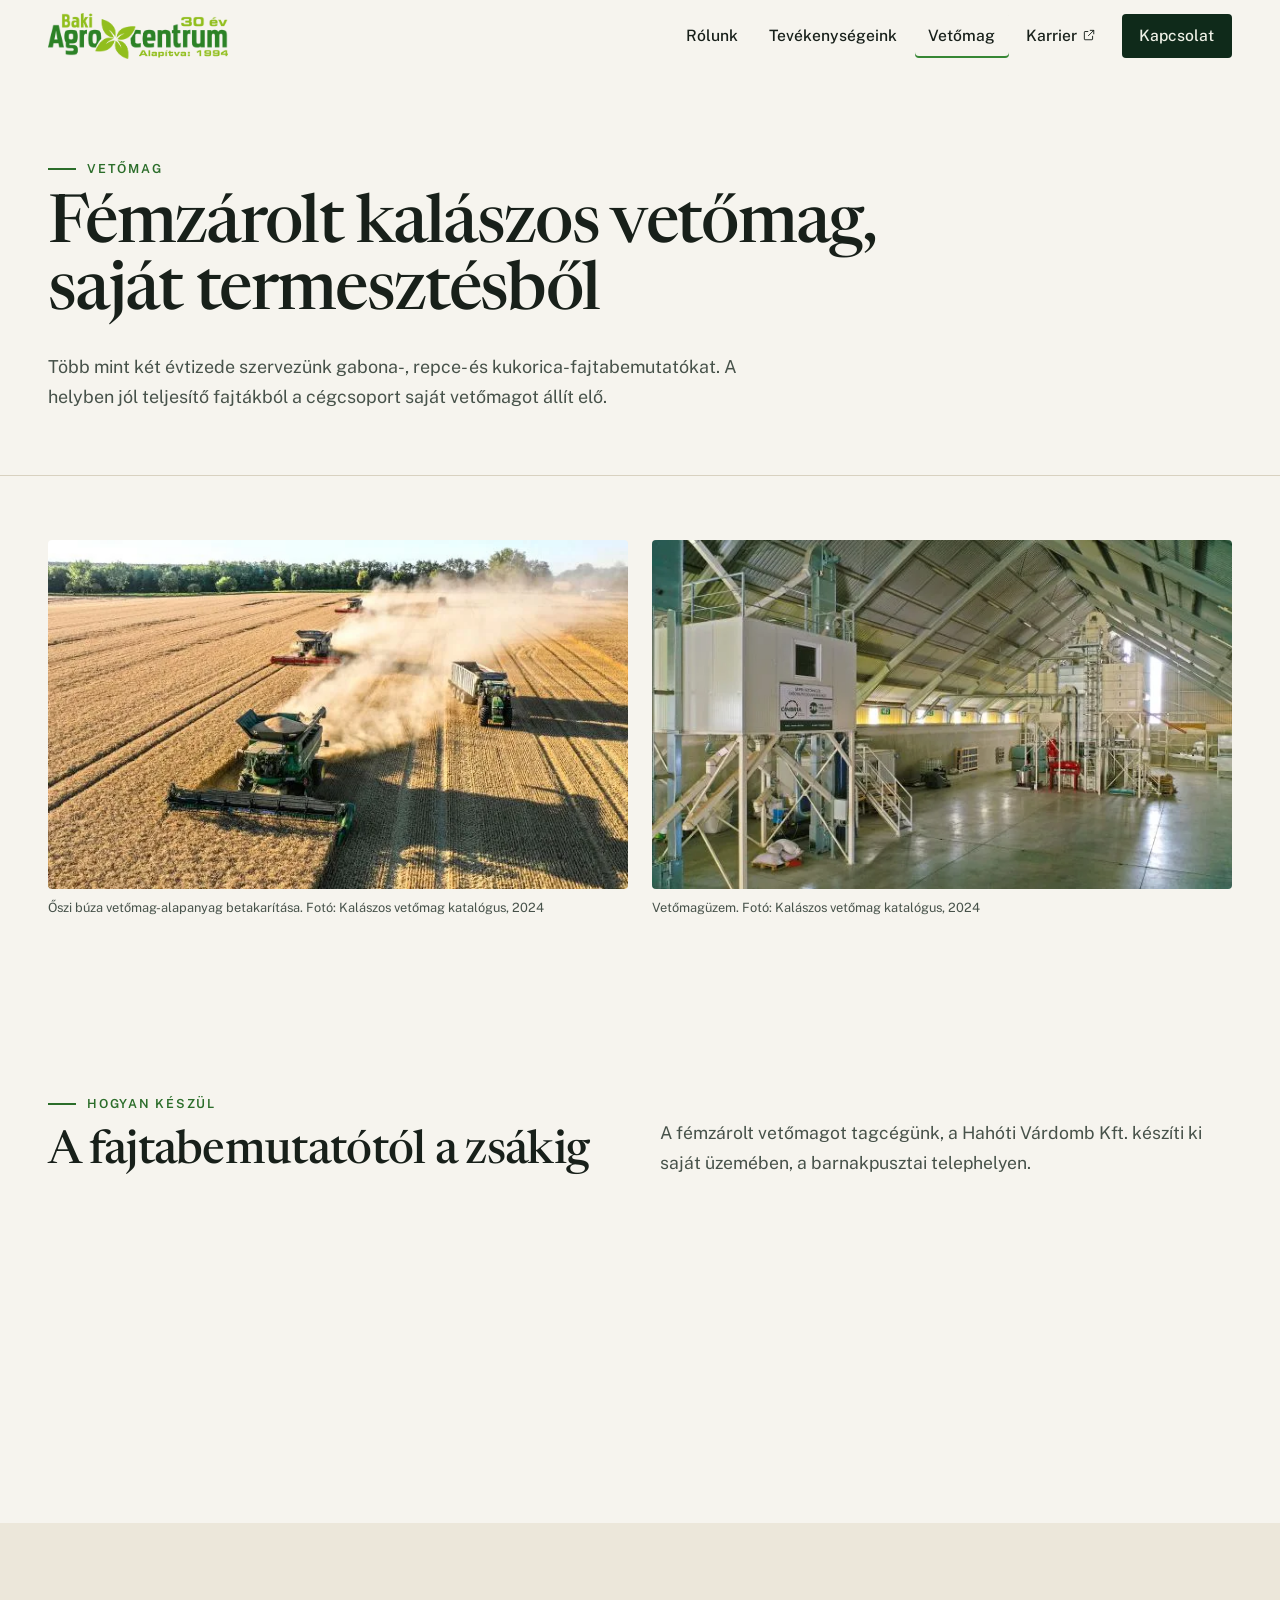
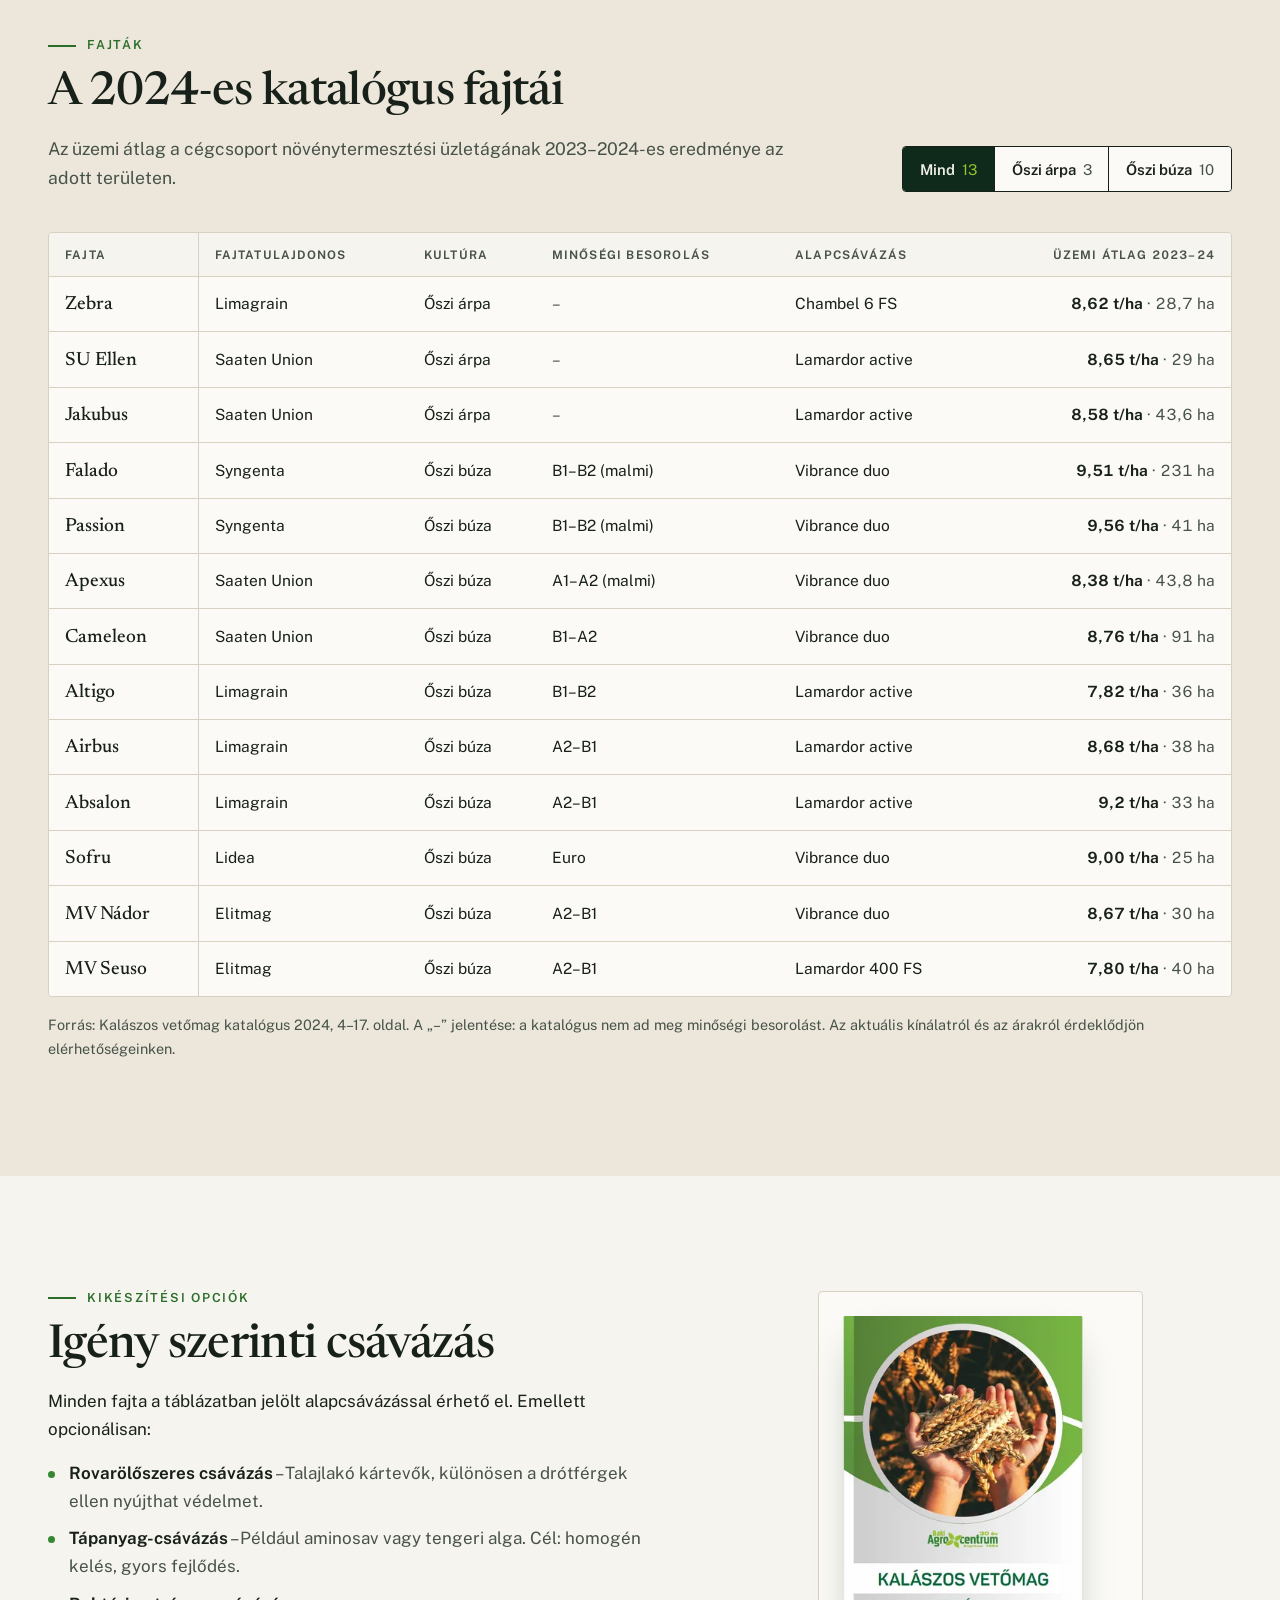
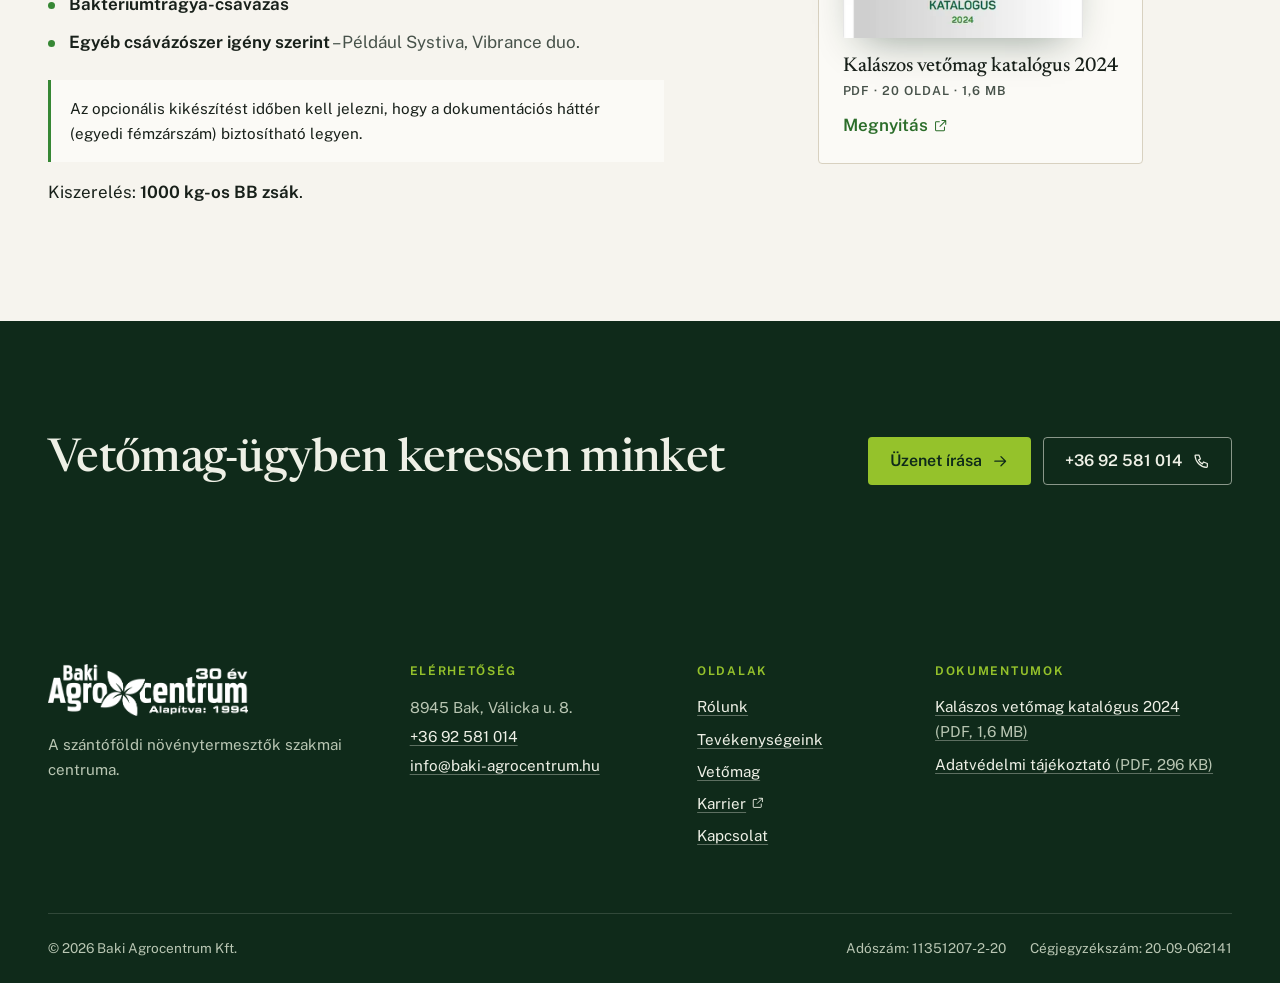
<file: vetomag.html>
<!doctype html>
<html lang="hu">
<head>
<meta charset="utf-8">
<meta name="robots" content="noindex, nofollow">
<meta name="viewport" content="width=device-width, initial-scale=1">
<meta http-equiv="Content-Security-Policy" content="default-src 'self'; script-src 'self' 'sha256-Du+OJKJSbdUgz5nrHeWWINvez6XKDDU/tyj/5c2uvwo='; style-src 'self'; img-src 'self' data:; font-src 'self'; connect-src 'self'; object-src 'none'; base-uri 'self'; form-action 'self'">
<meta name="referrer" content="strict-origin-when-cross-origin">
<title>Fémzárolt kalászos vetőmag, 2024-es fajták – Baki Agrocentrum</title>
<meta name="description" content="Fémzárolt őszi búza és őszi árpa vetőmag a Hahóti Várdomb Kft. 2022-ben épült Pölöske-barnakpusztai üzeméből. A 2024-es katalógus 13 fajtája, kikészítési opciók.">
<link rel="canonical" href="https://tamasgaborvarga.github.io/baki-agrocentrum-sqs3egnicm/vetomag.html">
<meta property="og:type" content="website">
<meta property="og:locale" content="hu_HU">
<meta property="og:site_name" content="Baki Agrocentrum Kft.">
<meta property="og:title" content="Fémzárolt kalászos vetőmag, 2024-es fajták – Baki Agrocentrum">
<meta property="og:description" content="Fémzárolt őszi búza és őszi árpa vetőmag a Hahóti Várdomb Kft. 2022-ben épült Pölöske-barnakpusztai üzeméből. A 2024-es katalógus 13 fajtája, kikészítési opciók.">
<meta property="og:url" content="https://tamasgaborvarga.github.io/baki-agrocentrum-sqs3egnicm/vetomag.html">
<meta property="og:image" content="https://tamasgaborvarga.github.io/baki-agrocentrum-sqs3egnicm/img/og-image.jpg">
<meta property="og:image:width" content="1200">
<meta property="og:image:height" content="630">
<meta property="og:image:alt" content="Kombájnok őszi búza betakarítása közben, felülnézetből">
<meta name="twitter:card" content="summary_large_image">
<meta name="theme-color" content="#0f2a1a">
<meta name="format-detection" content="telephone=no">
<link rel="icon" href="img/favicon.png" type="image/png" sizes="32x32">
<link rel="preload" href="fonts/newsreader-latin.woff2" as="font" type="font/woff2" crossorigin>
<link rel="stylesheet" href="styles.css?v=5a45f37d">
<script>document.documentElement.classList.add('js')</script>
<script type="application/ld+json">{"@context":"https://schema.org","@type":"BreadcrumbList","itemListElement":[{"@type":"ListItem","position":1,"name":"Kezdőlap","item":"https://tamasgaborvarga.github.io/baki-agrocentrum-sqs3egnicm/"},{"@type":"ListItem","position":2,"name":"Vetőmag","item":"https://tamasgaborvarga.github.io/baki-agrocentrum-sqs3egnicm/vetomag.html"}]}</script>
</head>
<body>
<a class="skip" href="#tartalom">Ugrás a tartalomra</a>
<header class="hdr" id="hdr">
  <div class="hdr__in wrap">
    <a class="hdr__logo" href="index.html" aria-label="Baki Agrocentrum Kft. – kezdőlap"><img src="img/logo.webp" width="469" height="120" alt="Baki Agrocentrum"></a>
    <button class="hdr__btn" type="button" aria-expanded="false" aria-controls="nav" data-menu><svg class="ic ic--open" viewBox="0 0 24 24" fill="none" stroke="currentColor" stroke-width="1.6" stroke-linecap="round" stroke-linejoin="round" aria-hidden="true" focusable="false"><path d="M4 7h16M4 12h16M4 17h16"/></svg><svg class="ic ic--close" viewBox="0 0 24 24" fill="none" stroke="currentColor" stroke-width="1.6" stroke-linecap="round" stroke-linejoin="round" aria-hidden="true" focusable="false"><path d="M6 6l12 12M18 6L6 18"/></svg><span>Menü</span></button>
    <nav class="nav" id="nav" aria-label="Fő navigáció">
      <ul class="nav__ul"><li><a class="nav__a" href="rolunk.html">Rólunk</a></li><li><a class="nav__a" href="tevekenysegeink.html">Tevékenységeink</a></li><li><a class="nav__a" href="vetomag.html" aria-current="page">Vetőmag</a></li><li><a class="nav__a" href="https://karrier.baki-agrocentrum.hu/" target="_blank" rel="noopener">Karrier<svg class="ic ic--sm" viewBox="0 0 24 24" fill="none" stroke="currentColor" stroke-width="1.6" stroke-linecap="round" stroke-linejoin="round" aria-hidden="true" focusable="false"><path d="M14 4h6v6M20 4l-9 9M18 14v5a1 1 0 0 1-1 1H5a1 1 0 0 1-1-1V7a1 1 0 0 1 1-1h5"/></svg><span class="sr">(új lapon nyílik)</span></a></li><li><a class="nav__a nav__a--cta" href="kapcsolat.html">Kapcsolat</a></li></ul>
      <div class="nav__foot">
        <a href="tel:+3692581014"><svg class="ic" viewBox="0 0 24 24" fill="none" stroke="currentColor" stroke-width="1.6" stroke-linecap="round" stroke-linejoin="round" aria-hidden="true" focusable="false"><path d="M5 4h4l2 5-2.5 1.5a11 11 0 0 0 5 5L15 13l5 2v4a1 1 0 0 1-1 1A16 16 0 0 1 4 5a1 1 0 0 1 1-1z"/></svg>+36 92 581 014</a>
        <a href="mailto:info@baki-agrocentrum.hu"><svg class="ic" viewBox="0 0 24 24" fill="none" stroke="currentColor" stroke-width="1.6" stroke-linecap="round" stroke-linejoin="round" aria-hidden="true" focusable="false"><rect x="3" y="5" width="18" height="14" rx="1"/><path d="M3 7l9 6 9-6"/></svg>info@baki-agrocentrum.hu</a>
      </div>
    </nav>
  </div>
</header>
<main id="tartalom" tabindex="-1">

<section class="phead">
  <div class="wrap phead__in">
    <p class="eyebrow">Vetőmag</p>
    <h1 class="phead__h">Fémzárolt kalászos vetőmag, saját termesztésből</h1>
    <p class="phead__lead">Több mint két évtizede szervezünk gabona-, repce- és kukorica-fajtabemutatókat. A helyben jól teljesítő fajtákból a cégcsoport saját vetőmagot állít elő.</p>
    
  </div>
</section>

<section class="sec sec--tight">
  <div class="wrap gallery">
    <figure class="fig "><img class="gallery__img" src="img/betakaritas.webp" srcset="img/betakaritas-400.webp 400w, img/betakaritas.webp 625w" sizes="(min-width: 1320px) 608px, (min-width: 600px) calc(50vw - 60px), calc(100vw - 32px)" width="625" height="376" alt="Kombájnok és pótkocsis traktor őszi búza betakarítása közben, felülnézetből" fetchpriority="high" decoding="async"><figcaption>Őszi búza vetőmag-alapanyag betakarítása. Fotó: Kalászos vetőmag katalógus, 2024</figcaption></figure>
    <figure class="fig "><img class="gallery__img" src="img/vetomaguzem.webp" srcset="img/vetomaguzem-400.webp 400w, img/vetomaguzem.webp 624w" sizes="(min-width: 1320px) 608px, (min-width: 600px) calc(50vw - 60px), calc(100vw - 32px)" width="624" height="376" alt="Vetőmag-feldolgozó gépsor egy világos csarnokban" decoding="async"><figcaption>Vetőmagüzem. Fotó: Kalászos vetőmag katalógus, 2024</figcaption></figure>
  </div>
</section>

<section class="sec" aria-labelledby="h-proc">
  <div class="wrap">
    <div class="sec__head sec__head--split">
      <div>
        <p class="eyebrow">Hogyan készül</p>
        <h2 id="h-proc" class="h2">A fajtabemutatótól a zsákig</h2>
      </div>
      <p class="sec__lead">A fémzárolt vetőmagot tagcégünk, a Hahóti Várdomb Kft. készíti ki saját üzemében, a barnakpusztai telephelyen.</p>
    </div>
    <ol class="steps">
      <li class="steps__i rv"><span class="steps__n">1</span><h3>Fajtabemutatók</h3><p>Gabona-, repce- és kukorica-fajtabemutatók a hatékony, hosszú távon megtérülő fajtaválasztáshoz.</p></li>
      <li class="steps__i rv"><span class="steps__n">2</span><h3>Saját termesztés</h3><p>A helyben jól teljesítő búza- és árpafajtákat a cégcsoport termelő cégei termesztik.</p></li>
      <li class="steps__i rv"><span class="steps__n">3</span><h3>Kikészítés</h3><p>A 2022-ben épült új kalászos vetőmagüzemben, Cimbria gépsorral.</p></li>
      <li class="steps__i rv"><span class="steps__n">4</span><h3>Csávázás, kiszerelés</h3><p>Alap- és igény szerinti csávázás, 1000 kg-os BB zsák kiszerelésben.</p></li>
    </ol>
  </div>
</section>

<section class="sec sec--sand" id="fajtak" aria-labelledby="h-var">
  <div class="wrap">
    <div class="sec__head sec__head--row">
      <div>
        <p class="eyebrow">Fajták</p>
        <h2 id="h-var" class="h2">A 2024-es katalógus fajtái</h2>
        <p class="sec__lead">Az üzemi átlag a cégcsoport növénytermesztési üzletágának 2023–2024-es eredménye az adott területen.</p>
      </div>
      <div class="seg" role="group" aria-label="Szűrés kultúra szerint" data-filter>
        <button type="button" aria-pressed="true" data-crop="">Mind <span>13</span></button>
        <button type="button" aria-pressed="false" data-crop="Őszi árpa">Őszi árpa <span>3</span></button><button type="button" aria-pressed="false" data-crop="Őszi búza">Őszi búza <span>10</span></button>
      </div>
    </div>
    <p class="tablehint" aria-hidden="true">Oldalra görgetve további oszlopok →</p>
    <div class="tablewrap" tabindex="0" role="region" aria-label="Fajtatáblázat, vízszintesen görgethető">
      <table class="vt">
        <caption class="sr">A Kalászos vetőmag katalógus 2024 fajtái</caption>
        <thead><tr><th scope="col">Fajta</th><th scope="col">Fajtatulajdonos</th><th scope="col">Kultúra</th><th scope="col">Minőségi besorolás</th><th scope="col">Alapcsávázás</th><th scope="col" class="num">Üzemi átlag 2023–24</th></tr></thead>
        <tbody>
          <tr data-crop="Őszi árpa"><th scope="row">Zebra</th><td>Limagrain</td><td>Őszi árpa</td><td><span class="muted">–</span></td><td>Chambel 6 FS</td><td class="num"><strong>8,62 t/ha</strong><span class="muted"> · 28,7 ha</span></td></tr><tr data-crop="Őszi árpa"><th scope="row">SU Ellen</th><td>Saaten Union</td><td>Őszi árpa</td><td><span class="muted">–</span></td><td>Lamardor active</td><td class="num"><strong>8,65 t/ha</strong><span class="muted"> · 29 ha</span></td></tr><tr data-crop="Őszi árpa"><th scope="row">Jakubus</th><td>Saaten Union</td><td>Őszi árpa</td><td><span class="muted">–</span></td><td>Lamardor active</td><td class="num"><strong>8,58 t/ha</strong><span class="muted"> · 43,6 ha</span></td></tr><tr data-crop="Őszi búza"><th scope="row">Falado</th><td>Syngenta</td><td>Őszi búza</td><td>B1–B2 (malmi)</td><td>Vibrance duo</td><td class="num"><strong>9,51 t/ha</strong><span class="muted"> · 231 ha</span></td></tr><tr data-crop="Őszi búza"><th scope="row">Passion</th><td>Syngenta</td><td>Őszi búza</td><td>B1–B2 (malmi)</td><td>Vibrance duo</td><td class="num"><strong>9,56 t/ha</strong><span class="muted"> · 41 ha</span></td></tr><tr data-crop="Őszi búza"><th scope="row">Apexus</th><td>Saaten Union</td><td>Őszi búza</td><td>A1–A2 (malmi)</td><td>Vibrance duo</td><td class="num"><strong>8,38 t/ha</strong><span class="muted"> · 43,8 ha</span></td></tr><tr data-crop="Őszi búza"><th scope="row">Cameleon</th><td>Saaten Union</td><td>Őszi búza</td><td>B1–A2</td><td>Vibrance duo</td><td class="num"><strong>8,76 t/ha</strong><span class="muted"> · 91 ha</span></td></tr><tr data-crop="Őszi búza"><th scope="row">Altigo</th><td>Limagrain</td><td>Őszi búza</td><td>B1–B2</td><td>Lamardor active</td><td class="num"><strong>7,82 t/ha</strong><span class="muted"> · 36 ha</span></td></tr><tr data-crop="Őszi búza"><th scope="row">Airbus</th><td>Limagrain</td><td>Őszi búza</td><td>A2–B1</td><td>Lamardor active</td><td class="num"><strong>8,68 t/ha</strong><span class="muted"> · 38 ha</span></td></tr><tr data-crop="Őszi búza"><th scope="row">Absalon</th><td>Limagrain</td><td>Őszi búza</td><td>A2–B1</td><td>Lamardor active</td><td class="num"><strong>9,2 t/ha</strong><span class="muted"> · 33 ha</span></td></tr><tr data-crop="Őszi búza"><th scope="row">Sofru</th><td>Lidea</td><td>Őszi búza</td><td>Euro</td><td>Vibrance duo</td><td class="num"><strong>9,00 t/ha</strong><span class="muted"> · 25 ha</span></td></tr><tr data-crop="Őszi búza"><th scope="row">MV Nádor</th><td>Elitmag</td><td>Őszi búza</td><td>A2–B1</td><td>Vibrance duo</td><td class="num"><strong>8,67 t/ha</strong><span class="muted"> · 30 ha</span></td></tr><tr data-crop="Őszi búza"><th scope="row">MV Seuso</th><td>Elitmag</td><td>Őszi búza</td><td>A2–B1</td><td>Lamardor 400 FS</td><td class="num"><strong>7,80 t/ha</strong><span class="muted"> · 40 ha</span></td></tr>
        </tbody>
      </table>
    </div>
    <p class="muted small">Forrás: Kalászos vetőmag katalógus 2024, 4–17. oldal. A „–” jelentése: a katalógus nem ad meg minőségi besorolást. Az aktuális kínálatról és az árakról érdeklődjön elérhetőségeinken.</p>
  </div>
</section>

<section class="sec" aria-labelledby="h-treat">
  <div class="wrap split">
    <div>
      <p class="eyebrow">Kikészítési opciók</p>
      <h2 id="h-treat" class="h2">Igény szerinti csávázás</h2>
      <p class="lead-p">Minden fajta a táblázatban jelölt alapcsávázással érhető el. Emellett opcionálisan:</p>
      <ul class="tlist"><li><strong>Rovarölőszeres csávázás</strong> – Talajlakó kártevők, különösen a drótférgek ellen nyújthat védelmet.</li><li><strong>Tápanyag-csávázás</strong> – Például aminosav vagy tengeri alga. Cél: homogén kelés, gyors fejlődés.</li><li><strong>Baktériumtrágya-csávázás</strong></li><li><strong>Egyéb csávázószer igény szerint</strong> – Például Systiva, Vibrance duo.</li></ul>
      <p class="note">Az opcionális kikészítést időben kell jelezni, hogy a dokumentációs háttér (egyedi fémzárszám) biztosítható legyen.</p>
      <p>Kiszerelés: <strong>1000 kg-os BB zsák</strong>.</p>
    </div>
    <a class="doc doc--cover" href="https://www.baki-agrocentrum.hu/webimages/files/Kalaszos_vetomag_katalogus_2024.pdf" target="_blank" rel="noopener">
      <img class="doc__cover" src="img/katalogus.webp" srcset="img/katalogus-320.webp 320w, img/katalogus.webp 603w" sizes="240px" width="603" height="809" alt="A Kalászos vetőmag katalógus 2024 borítója" loading="lazy" decoding="async">
      <span class="doc__body">
        <span class="doc__t">Kalászos vetőmag katalógus 2024</span>
        <span class="doc__m">PDF · 20 oldal · 1,6 MB</span>
        <span class="doc__go">Megnyitás<svg class="ic ic--sm" viewBox="0 0 24 24" fill="none" stroke="currentColor" stroke-width="1.6" stroke-linecap="round" stroke-linejoin="round" aria-hidden="true" focusable="false"><path d="M14 4h6v6M20 4l-9 9M18 14v5a1 1 0 0 1-1 1H5a1 1 0 0 1-1-1V7a1 1 0 0 1 1-1h5"/></svg></span>
        <span class="sr"> – új lapon nyílik</span>
      </span>
    </a>
  </div>
</section>

<section class="sec sec--forest">
  <div class="wrap cta-band">
    <h2 class="h2">Vetőmag-ügyben keressen minket</h2>
    <div class="cta-band__a"><a class="btn btn--primary" href="kapcsolat.html?targy=vetomag#uzenet">Üzenet írása<svg class="ic" viewBox="0 0 24 24" fill="none" stroke="currentColor" stroke-width="1.6" stroke-linecap="round" stroke-linejoin="round" aria-hidden="true" focusable="false"><path d="M5 12h14M13 6l6 6-6 6"/></svg></a><a class="btn btn--secondary" href="tel:+3692581014">+36 92 581 014<svg class="ic" viewBox="0 0 24 24" fill="none" stroke="currentColor" stroke-width="1.6" stroke-linecap="round" stroke-linejoin="round" aria-hidden="true" focusable="false"><path d="M5 4h4l2 5-2.5 1.5a11 11 0 0 0 5 5L15 13l5 2v4a1 1 0 0 1-1 1A16 16 0 0 1 4 5a1 1 0 0 1 1-1z"/></svg></a></div>
  </div>
</section>
</main>
<footer class="ftr">
  <div class="wrap ftr__grid">
    <div class="ftr__brand">
      <img src="img/logo-feher.webp" width="469" height="120" alt="Baki Agrocentrum" loading="lazy" decoding="async">
      <p>A szántóföldi növénytermesztők szakmai centruma.</p>
    </div>
    <div>
      <h2 class="ftr__h">Elérhetőség</h2>
      <address>
        8945 Bak, Válicka u. 8.<br>
        <a href="tel:+3692581014">+36 92 581 014</a><br>
        <a href="mailto:info@baki-agrocentrum.hu">info@baki-agrocentrum.hu</a>
      </address>
    </div>
    <div>
      <h2 class="ftr__h">Oldalak</h2>
      <ul class="ftr__ul">
        <li><a href="rolunk.html">Rólunk</a></li>
        <li><a href="tevekenysegeink.html">Tevékenységeink</a></li>
        <li><a href="vetomag.html">Vetőmag</a></li>
        <li><a class="" href="https://karrier.baki-agrocentrum.hu/" target="_blank" rel="noopener">Karrier<svg class="ic ic--sm" viewBox="0 0 24 24" fill="none" stroke="currentColor" stroke-width="1.6" stroke-linecap="round" stroke-linejoin="round" aria-hidden="true" focusable="false"><path d="M14 4h6v6M20 4l-9 9M18 14v5a1 1 0 0 1-1 1H5a1 1 0 0 1-1-1V7a1 1 0 0 1 1-1h5"/></svg><span class="sr">(új lapon nyílik)</span></a></li>
        <li><a href="kapcsolat.html">Kapcsolat</a></li>
      </ul>
    </div>
    <div>
      <h2 class="ftr__h">Dokumentumok</h2>
      <ul class="ftr__ul"><li><a href="https://www.baki-agrocentrum.hu/webimages/files/Kalaszos_vetomag_katalogus_2024.pdf" target="_blank" rel="noopener">Kalászos vetőmag katalógus 2024 <span class="ftr__meta">(PDF, 1,6 MB)</span><span class="sr"> – új lapon nyílik</span></a></li><li><a href="https://www.baki-agrocentrum.hu/dok/adatvedelmi-tajekoztato.pdf" target="_blank" rel="noopener">Adatvédelmi tájékoztató <span class="ftr__meta">(PDF, 296 KB)</span><span class="sr"> – új lapon nyílik</span></a></li></ul>
    </div>
  </div>
  <div class="wrap ftr__bar">
    <p>© 2026 Baki Agrocentrum Kft.</p>
    <p class="ftr__ids"><span class="nw">Adószám: 11351207-2-20</span><span class="nw">Cégjegyzékszám: 20-09-062141</span></p>
  </div>
</footer>
<script src="main.js?v=572fc2f1" defer></script>
</body>
</html>
</file>
<file: styles.css>
/* Baki Agrocentrum — design rendszer
   Színek a logóból: #368734 (márkazöld), #95c22b (lime). Lime csak sötét háttéren (1,9:1 világoson).
   Dőlt betű sehol: nincs dőlt fontfájl, font-synthesis: none.
   A latin-ext fájlok csak a magyar ŐőŰű-t tartalmazzák (tools/fonts.py). */

@font-face { font-family: 'Newsreader'; src: url(fonts/newsreader-latin-ext.woff2) format('woff2'); font-weight: 400 600; font-display: swap;
  unicode-range: U+0150-0151, U+0170-0171; }
@font-face { font-family: 'Newsreader'; src: url(fonts/newsreader-latin.woff2) format('woff2'); font-weight: 400 600; font-display: swap;
  unicode-range: U+0000-00FF, U+0131, U+0152-0153, U+02BB-02BC, U+02C6, U+02DA, U+02DC, U+0304, U+0308, U+0329, U+2000-206F, U+20AC, U+2122, U+2191, U+2193, U+2212, U+2215, U+FEFF, U+FFFD; }
@font-face { font-family: 'Public Sans'; src: url(fonts/publicsans-latin-ext.woff2) format('woff2'); font-weight: 400 700; font-display: swap;
  unicode-range: U+0150-0151, U+0170-0171; }
@font-face { font-family: 'Public Sans'; src: url(fonts/publicsans-latin.woff2) format('woff2'); font-weight: 400 700; font-display: swap;
  unicode-range: U+0000-00FF, U+0131, U+0152-0153, U+02BB-02BC, U+02C6, U+02DA, U+02DC, U+0304, U+0308, U+0329, U+2000-206F, U+20AC, U+2122, U+2191, U+2193, U+2212, U+2215, U+FEFF, U+FFFD; }

:root {
  --paper: #f6f4ee;
  --paper-hi: #fbfaf6;
  --sand: #ece7da;
  --rule: #d8d1c0;
  --ink: #18201a;
  --ink-2: #47524a;
  --brand: #368734;      /* logó — csak nagy szöveg / díszítés */
  --brand-ink: #2b6d2a;  /* link, gomb (5,7:1 a papíron) */
  --forest: #0f2a1a;
  --forest-2: #173a25;
  --lime: #95c22b;
  --on-dark: #eef0e6;
  --on-dark-2: #b9c6b3;
  --err: #a3271c;

  --f-display: 'Newsreader', Georgia, 'Times New Roman', serif;
  --f-text: 'Public Sans', system-ui, -apple-system, 'Segoe UI', sans-serif;

  --gut: clamp(16px, 4vw, 48px);
  --max: 1240px;
  --s1: .5rem; --s2: 1rem; --s3: 1.5rem; --s4: 2.5rem; --s5: 4rem; --s6: clamp(4rem, 9vw, 7.5rem);
  --r: 4px;
  --hdr-h: 72px;
  --ease: cubic-bezier(.2, .7, .2, 1);
}

*, *::before, *::after { box-sizing: border-box; }
html { -webkit-text-size-adjust: 100%; scroll-behavior: smooth; scroll-padding-top: calc(var(--hdr-h) + 16px); }
body {
  margin: 0; background: var(--paper); color: var(--ink);
  font: 400 1.0625rem/1.65 var(--f-text); font-synthesis: none;
  overflow-x: clip; overflow-wrap: break-word; text-rendering: optimizeLegibility;
  padding-top: var(--hdr-h);
}
em, i, cite, address, dfn, var { font-style: normal; }
img { display: block; max-width: 100%; height: auto; }
a { color: var(--brand-ink); text-decoration-thickness: 1px; text-underline-offset: .2em; }
a:hover { text-decoration-thickness: 2px; }
:focus-visible { outline: 3px solid var(--brand-ink); outline-offset: 3px; border-radius: 2px; }
.sec--forest :focus-visible, .sec--career :focus-visible, .ftr :focus-visible { outline-color: var(--lime); }
h1, h2, h3, h4, p, ul, ol, dl, figure, blockquote { margin: 0; }
ul[class], ol[class] { list-style: none; padding: 0; }
strong { font-weight: 650; }

.sr { position: absolute !important; width: 1px; height: 1px; overflow: hidden; clip: rect(0 0 0 0); white-space: nowrap; }
.skip { position: fixed; left: 16px; top: -60px; z-index: 100; background: var(--forest); color: #fff; padding: .7rem 1rem; border-radius: var(--r); }
.skip:focus { top: 12px; }
.wrap { width: 100%; max-width: calc(var(--max) + 2 * var(--gut)); margin-inline: auto; padding-inline: var(--gut); }
.muted { color: var(--ink-2); }
.small { font-size: .9rem; margin-top: var(--s2); }
.ic { width: 1.15em; height: 1.15em; flex: none; }
.ic--sm { width: .9em; height: .9em; margin-left: .3em; vertical-align: -.05em; }

/* ---------- tipográfia ---------- */
.eyebrow { font: 600 .78rem/1.2 var(--f-text); letter-spacing: .14em; text-transform: uppercase; color: var(--brand-ink); margin-bottom: var(--s2); display: flex; align-items: center; gap: .7rem; }
.eyebrow::before { content: ''; width: 28px; height: 2px; background: currentColor; }
.eyebrow--lime { color: var(--lime); }
.h2 { font: 500 clamp(2rem, 3.6vw, 3.1rem)/1.06 var(--f-display); letter-spacing: -.015em; font-variation-settings: 'opsz' 60; text-wrap: balance; }
.h4 { font: 650 .82rem/1.3 var(--f-text); letter-spacing: .1em; text-transform: uppercase; color: var(--ink-2); margin: var(--s3) 0 .7rem; }

/* ---------- fejléc ---------- */
.hdr { position: fixed; inset: 0 0 auto; z-index: 50; height: var(--hdr-h); background: rgb(246 244 238 / .94); backdrop-filter: saturate(1.4) blur(10px); border-bottom: 1px solid transparent; transition: border-color .2s; }
.hdr.is-scrolled { border-bottom-color: var(--rule); }
.hdr__in { height: 100%; display: flex; align-items: center; justify-content: space-between; gap: var(--s3); }
.hdr__logo img { height: 46px; width: auto; }
.hdr__btn { display: none; }
.nav__ul { display: flex; align-items: center; gap: .25rem; }
.nav__a { display: inline-flex; align-items: center; min-height: 44px; padding: 0 .85rem; color: var(--ink); text-decoration: none; font-weight: 500; font-size: .98rem; border-radius: var(--r); }
.nav__a:hover { background: var(--sand); }
.nav__a[aria-current='page'] { box-shadow: inset 0 -2px 0 var(--brand); }
.nav__a--cta { background: var(--forest); color: var(--on-dark); margin-left: .5rem; padding: 0 1.1rem; }
.nav__a--cta:hover { background: var(--forest-2); }
.nav__a--cta[aria-current='page'] { box-shadow: inset 0 -3px 0 var(--lime); }
.nav__foot { display: none; }

@media (max-width: 899px) {
  :root { --hdr-h: 64px; }
  .hdr__logo img { height: 38px; }
  .hdr { backdrop-filter: none; -webkit-backdrop-filter: none; background: var(--paper); }
  .hdr__btn .ic--close { display: none; }
  .hdr__btn[aria-expanded='true'] .ic--open { display: none; }
  .hdr__btn[aria-expanded='true'] .ic--close { display: block; }
  .hdr__btn { display: inline-flex; align-items: center; gap: .5rem; min-height: 44px; padding: 0 .9rem; border: 1px solid var(--rule); border-radius: var(--r); background: var(--paper-hi); color: var(--ink); font: 600 .95rem var(--f-text); cursor: pointer; }
  .nav { position: fixed; top: var(--hdr-h); left: 0; right: 0; height: calc(100vh - var(--hdr-h)); height: calc(100dvh - var(--hdr-h)); background: var(--paper); padding: var(--s3) var(--gut) calc(var(--s4) + env(safe-area-inset-bottom)); overflow-y: auto; overscroll-behavior: contain; display: none; flex-direction: column; justify-content: space-between; border-top: 1px solid var(--rule); }
  .nav.is-open { display: flex; }
  .nav__ul { flex-direction: column; align-items: stretch; gap: 0; }
  .nav__ul li { border-bottom: 1px solid var(--rule); }
  .nav__a { font: 500 1.7rem/1.2 var(--f-display); min-height: 64px; padding: 0; width: 100%; justify-content: space-between; }
  .nav__a:hover { background: none; color: var(--brand-ink); }
  .nav__a[aria-current='page'] { box-shadow: none; color: var(--brand-ink); }
  .nav__a--cta, .nav__a--cta:hover { background: none; color: var(--ink); margin: 0; padding: 0; }
  .nav__a--cta[aria-current='page'] { box-shadow: none; color: var(--brand-ink); }
  .nav__foot { display: grid; gap: .5rem; margin-top: var(--s4); }
  .nav__foot a { display: flex; align-items: center; gap: .6rem; min-height: 44px; color: var(--ink); text-decoration: none; font-weight: 500; }
  body.menu-open { position: fixed; left: 0; right: 0; overflow: hidden; }
}

/* ---------- gombok: kettő van, sötét háttéren inverz ---------- */
.btn { display: inline-flex; align-items: center; gap: .6rem; min-height: 48px; padding: .55rem 1.3rem; border-radius: var(--r); font: 600 1rem/1.25 var(--f-text); text-align: left; text-decoration: none; border: 1.5px solid transparent; cursor: pointer; transition: background .2s, color .2s, border-color .2s; }
.btn .ic { transition: transform .25s var(--ease); }
.btn:hover .ic { transform: translateX(3px); }
.btn--primary { background: var(--brand-ink); color: #fff; }
.btn--primary:hover { background: var(--forest-2); }
.btn--secondary { border-color: var(--ink); color: var(--ink); }
.btn--secondary:hover { background: var(--ink); color: var(--paper); }
.sec--forest .btn--primary, .sec--career .btn--primary { background: var(--lime); color: var(--forest); }
.sec--forest .btn--primary:hover, .sec--career .btn--primary:hover { background: #a9d23f; }
.sec--forest .btn--secondary, .sec--career .btn--secondary { border-color: rgb(238 240 230 / .55); color: var(--on-dark); }
.sec--forest .btn--secondary:hover, .sec--career .btn--secondary:hover { border-color: var(--on-dark); background: rgb(255 255 255 / .07); }
/* szöveges továbblépő link (nem gomb) */
.more { display: inline-flex; align-items: center; gap: .45rem; min-height: 44px; font-weight: 600; text-decoration: none; color: var(--brand-ink); }
.more .ic { transition: transform .25s var(--ease); }
.more:hover { text-decoration: underline; }
.more:hover .ic { transform: translateX(3px); }

/* ---------- hős ---------- */
.hero { padding: clamp(2rem, 6vw, 5rem) 0 0; }
.hero__grid { display: grid; grid-template-columns: 1.15fr .85fr; gap: clamp(2rem, 5vw, 5rem); align-items: center; }
.hero__h { font: 500 clamp(2.4rem, 4.8vw, 4.4rem)/1.02 var(--f-display); letter-spacing: -.025em; font-variation-settings: 'opsz' 72; text-wrap: balance; }
.hero__lead { margin-top: var(--s3); font-size: clamp(1.08rem, 1.35vw, 1.22rem); color: var(--ink-2); max-width: 32em; }
.hero__cta { display: flex; flex-wrap: wrap; gap: .75rem; margin-top: var(--s4); }
.hero__img { width: 100%; aspect-ratio: 643 / 488; object-fit: cover; border-radius: var(--r); }
.fig figcaption { margin-top: .6rem; font-size: .8rem; line-height: 1.45; color: var(--ink-2); }

.ledger { display: grid; grid-template-columns: repeat(4, 1fr); margin-top: clamp(3rem, 7vw, 5.5rem); border-top: 1px solid var(--ink); }
.ledger__i { padding: var(--s3) var(--s3) var(--s4) 0; }
.ledger__i + .ledger__i { padding-left: var(--s3); border-left: 1px solid var(--rule); }
.ledger__v { font: 500 clamp(2rem, 3.4vw, 3rem)/1 var(--f-display); letter-spacing: -.02em; color: var(--brand); white-space: nowrap; }
.ledger__l { margin: .8rem 0 0; font-size: .98rem; line-height: 1.5; color: var(--ink-2); }

/* ---------- szekciók ---------- */
.sec { padding-block: var(--s6); }
.sec--tight { padding-block: var(--s5); }
.sec--sand { background: var(--sand); }
.sec--forest { background: var(--forest); color: var(--on-dark); }
.sec--career { background: var(--forest-2); color: var(--on-dark); }
.sec--forest a:not(.btn), .sec--career a:not(.btn) { color: var(--lime); }
.sec__head { max-width: 46rem; margin-bottom: var(--s4); }
.sec__head--row { max-width: none; display: flex; justify-content: space-between; align-items: end; gap: var(--s3); flex-wrap: wrap; }
.sec__head--row > div:first-child { max-width: 46rem; }
.sec__head--split { max-width: none; display: grid; grid-template-columns: 1fr 1fr; gap: var(--s4); align-items: end; }
.sec__head--split .sec__lead { margin: 0; }
.sec__lead { margin-top: var(--s2); color: var(--ink-2); font-size: 1.1rem; }
.sec__more { margin-top: var(--s3); }
.h3 { font: 500 clamp(1.6rem, 2.4vw, 2.1rem)/1.15 var(--f-display); letter-spacing: -.01em; }

/* belépők (kezdőlap) */
.gates { display: grid; grid-template-columns: repeat(3, 1fr); border-top: 1px solid var(--ink); }
.gate { display: flex; flex-direction: column; padding: var(--s3) var(--s3) var(--s3) 0; }
.gate + .gate { padding-left: var(--s3); border-left: 1px solid var(--rule); }
.gate__no { font: 600 .8rem var(--f-text); letter-spacing: .1em; color: var(--brand-ink); }
.gate__t { font: 500 clamp(1.5rem, 2.2vw, 1.9rem)/1.15 var(--f-display); margin: .9rem 0 .7rem; letter-spacing: -.01em; }
.gate__t a { color: var(--ink); text-decoration: none; }
.gate__t a:hover { color: var(--brand-ink); text-decoration: underline; text-decoration-thickness: 1px; }
.gate__d { color: var(--ink-2); }
.gate__links { margin-top: auto; padding-top: var(--s3); display: flex; flex-wrap: wrap; align-items: center; gap: .2rem 1.4rem; }
.gate__ask { display: inline-flex; align-items: center; min-height: 44px; color: var(--ink-2); font-size: .95rem; }

/* kiemelt sáv (vetőmag) */
.feature { display: grid; grid-template-columns: 1.3fr .7fr; gap: clamp(2rem, 6vw, 6rem); align-items: center; }
.feature__text p:not(.eyebrow) { margin-top: var(--s3); color: var(--on-dark-2); font-size: 1.08rem; max-width: 34em; }
.feature__cta, .cta-band__a { display: flex; flex-wrap: wrap; gap: .75rem; margin-top: var(--s4); }
.feature__cover { display: grid; gap: 1rem; justify-items: start; text-decoration: none; }
.sec--forest a.feature__cover { color: var(--on-dark-2); }
.feature__cover img { width: min(100%, 280px); border-radius: 2px; box-shadow: 0 24px 50px -20px rgb(0 0 0 / .6); transition: transform .3s var(--ease); }
.feature__cover:hover img { transform: translateY(-4px); }
.feature__stat { font-size: .95rem; max-width: 18em; }
.feature__stat strong { display: block; font: 500 2.6rem/1 var(--f-display); color: var(--lime); }

/* történet-csík */
.strip { display: grid; grid-template-columns: repeat(6, 1fr); border-top: 1px solid var(--ink); }
.strip__i { position: relative; padding: var(--s3) var(--s2) 0 0; }
.strip__i::before { content: ''; position: absolute; top: -5px; left: 0; width: 9px; height: 9px; border-radius: 50%; background: var(--brand); }
.strip__y { display: block; font: 500 1.5rem/1.1 var(--f-display); color: var(--brand); }
.strip__t { display: block; margin-top: .4rem; font-size: .95rem; color: var(--ink-2); }

/* karrier */
.career { display: grid; grid-template-columns: 1fr 1fr; gap: var(--s5); align-items: start; }
.career p { color: var(--on-dark-2); font-size: 1.1rem; }
.career__note { margin: var(--s2) 0 var(--s3); font-size: .95rem !important; }

/* kapcsolatsáv (kezdőlap) */
.contactbar { border-top: 1px solid var(--rule); padding-block: var(--s4); }
.contactbar__in { display: flex; flex-wrap: wrap; align-items: center; gap: 1rem 2.5rem; }
.contactbar__h { font: 500 1.6rem var(--f-display); margin-right: auto; }
.contactbar__i { display: inline-flex; align-items: center; gap: .55rem; }
.contactbar__i .ic { color: var(--brand); }
.contactbar__i a { color: var(--ink); font-weight: 600; text-decoration: none; }
.contactbar__i a:hover { color: var(--brand-ink); text-decoration: underline; }

/* ---------- aloldal fej ---------- */
.phead { padding: clamp(2.5rem, 7vw, 6rem) 0 clamp(2rem, 5vw, 4rem); border-bottom: 1px solid var(--rule); }
.phead__h { font: 500 clamp(2.4rem, 5.2vw, 4.6rem)/1.02 var(--f-display); letter-spacing: -.025em; max-width: 18em; text-wrap: balance; font-variation-settings: 'opsz' 72; }
.phead__lead { margin-top: var(--s3); max-width: 40em; font-size: clamp(1.08rem, 1.4vw, 1.25rem); color: var(--ink-2); }

/* ugrómenü: aláhúzott fülsor, nem pille */
.jump { margin-top: var(--s4); }
.jump ul { list-style: none; padding: 0; margin: 0; display: flex; flex-wrap: wrap; gap: 0 2rem; border-top: 1px solid var(--rule); }
.jump a { display: inline-flex; align-items: baseline; gap: .5rem; min-height: 48px; padding-top: .9rem; color: var(--ink); text-decoration: none; font-weight: 600; border-top: 2px solid transparent; margin-top: -1px; }
.jump a span { font-size: .75rem; color: var(--brand-ink); letter-spacing: .08em; }
.jump a:hover { border-top-color: var(--brand); }

/* címkék — csak felsorolt jellemzőkre */
.tags { display: flex; flex-wrap: wrap; gap: .5rem; margin-top: .2rem; }
.tags li { border: 1px solid var(--rule); border-radius: 999px; padding: .35rem .9rem; font-size: .93rem; background: var(--paper-hi); }
.tags--solid li { background: var(--forest); border-color: var(--forest); color: var(--on-dark); font-weight: 500; }

/* elrendezések */
.split { display: grid; grid-template-columns: 1.1fr .9fr; gap: clamp(2rem, 5vw, 5rem); align-items: start; }
.split--form { grid-template-columns: .85fr 1.15fr; }
.prose > * + * { margin-top: var(--s2); }
.prose__big { font: 400 clamp(1.35rem, 2.1vw, 1.75rem)/1.4 var(--f-display); }
.prose p:not(.prose__big) { color: var(--ink-2); }
.lead-p { margin-top: var(--s2); }

/* rólunk */
.about { display: grid; grid-template-columns: 1.5fr 1fr; gap: clamp(2rem, 6vw, 6rem); align-items: start; }
.values { border-top: 2px solid var(--brand); padding-top: var(--s3); }
.values__h { font: 650 .78rem var(--f-text); letter-spacing: .14em; text-transform: uppercase; color: var(--ink-2); }
.values__ul { list-style: none; padding: 0; margin: var(--s2) 0 0; counter-reset: v; }
.values__ul li { counter-increment: v; display: flex; align-items: baseline; gap: 1rem; padding: .7rem 0; border-bottom: 1px solid var(--rule); font: 500 1.8rem/1.15 var(--f-display); }
.values__ul li::before { content: '0' counter(v); font: 600 .78rem var(--f-text); color: var(--brand-ink); letter-spacing: .08em; }
.quote { max-width: 54rem; }
.quote p { font: 400 clamp(1.5rem, 2.6vw, 2.25rem)/1.3 var(--f-display); letter-spacing: -.01em; text-wrap: pretty; }
.quote footer { margin-top: var(--s3); font-size: .95rem; color: var(--ink-2); }
.quote footer strong { color: var(--ink); }
.group { display: grid; grid-template-columns: 1fr 1fr; gap: var(--s5); align-items: start; }
.group__ul { list-style: none; padding: 0; margin: 0; border-top: 1px solid var(--ink); }
.group__ul li { padding: .8rem 0; border-bottom: 1px solid var(--rule); font-weight: 500; }
.cta-band { display: flex; flex-wrap: wrap; justify-content: space-between; align-items: center; gap: var(--s3); }
.cta-band .h2 { max-width: 20em; }
.cta-band__a { margin-top: 0; }

/* idővonal */
.tl { border-top: 1px solid var(--ink); }
.tl__i { display: grid; grid-template-columns: minmax(9rem, .7fr) 2fr; gap: var(--s3); padding: var(--s4) 0; border-bottom: 1px solid var(--rule); }
.tl__y { font: 500 clamp(1.6rem, 2.6vw, 2.3rem)/1.05 var(--f-display); color: var(--brand); }
.tl__t { font: 600 1.2rem/1.3 var(--f-text); margin-bottom: .5rem; }
.tl__b { max-width: 42rem; }
.tl__b p { color: var(--ink-2); }

/* definíciós lista */
.dl { margin-top: var(--s3); border-top: 1px solid var(--rule); }
.dl > div { display: grid; grid-template-columns: 9rem 1fr; gap: var(--s2); padding: .75rem 0; border-bottom: 1px solid var(--rule); }
.dl dt { font-weight: 650; }
.dl dd { margin: 0; color: var(--ink-2); }
.dl--wide > div { grid-template-columns: 11rem 1fr; }
.links { display: flex; flex-wrap: wrap; gap: .4rem 1.5rem; margin-top: var(--s3); }
.links a { display: inline-flex; align-items: center; min-height: 44px; font-weight: 600; }

/* kapcsolat */
.reach { display: grid; grid-template-columns: 1fr 1.15fr; gap: clamp(2rem, 6vw, 6rem); align-items: start; }
.reach__big { display: flex; align-items: center; gap: .8rem; padding: .5rem 0; font: 500 clamp(1.5rem, 2.6vw, 2.2rem)/1.2 var(--f-display); color: var(--ink); text-decoration: none; overflow-wrap: anywhere; }
.reach__big .ic { width: 1.6rem; height: 1.6rem; color: var(--brand); }
.reach__big:hover { color: var(--brand-ink); text-decoration: underline; text-decoration-thickness: 1px; }
.reach__map .h4 { margin-top: 0; }

/* térkép */
.map svg { width: 100%; height: auto; background: var(--paper-hi); border: 1px solid var(--rule); border-radius: var(--r); }
.map figcaption { margin-top: .6rem; font-size: .8rem; color: var(--ink-2); }
.map__ring { fill: none; stroke: var(--rule); stroke-dasharray: 3 4; }
.map__pt circle { fill: var(--paper-hi); stroke: var(--brand-ink); stroke-width: 2; }
.map__pt--main circle { fill: var(--brand); stroke: var(--forest); }
.map__name { font: 600 15px var(--f-text); fill: var(--ink); }
.map__pt--main .map__name { font-size: 17px; }
.map__role { font: 400 12.5px var(--f-text); fill: var(--ink-2); }
.map__scale path { fill: none; stroke: var(--ink); stroke-width: 1.5; }
.map__scale text, .map__north text { font: 600 11px var(--f-text); fill: var(--ink-2); }
.map__north path { fill: var(--ink); }

/* tevékenység-szekciók */
.area { padding-block: var(--s6); border-bottom: 1px solid var(--rule); }
.area:nth-of-type(even) { background: var(--paper-hi); }
.area__grid { display: grid; grid-template-columns: 1.15fr .85fr; gap: clamp(2rem, 6vw, 6rem); align-items: start; }
.area__no { font: 600 .85rem var(--f-text); color: var(--brand-ink); letter-spacing: .1em; margin-bottom: .8rem; }
.area__lead { margin: var(--s2) 0 var(--s3); font: 400 1.3rem/1.45 var(--f-display); }
.area__text > p:not(.area__no):not(.area__lead) { color: var(--ink-2); }
.area__text > p + p { margin-top: var(--s2); }
.area__aside { position: sticky; top: calc(var(--hdr-h) + 24px); }
.area__img { width: 100%; border-radius: var(--r); }
.caps-list { border-top: 2px solid var(--brand); }
.caps-list > div { padding: 1.1rem 0; border-bottom: 1px solid var(--rule); }
.caps-list dt { font: 500 1.35rem/1.2 var(--f-display); }
.caps-list dd { margin: .35rem 0 0; color: var(--ink-2); font-size: .97rem; }
.panel { border-top: 2px solid var(--brand); padding-top: var(--s2); }
.panel .h4 { margin-top: 0; }
.sub { display: grid; grid-template-columns: 1.15fr .85fr; gap: clamp(2rem, 6vw, 6rem); align-items: center; margin-top: var(--s5); padding-top: var(--s5); border-top: 1px solid var(--rule); }
.sub__text p { margin-top: var(--s2); color: var(--ink-2); max-width: 38em; }
ol.chain { list-style: none; margin: 0; border-left: 2px solid var(--brand); padding-left: var(--s3); display: grid; gap: .8rem; }
.chain__i { position: relative; padding: .2rem 0; }
.chain__i::before { content: ''; position: absolute; left: calc(-1 * var(--s3) - 7px); top: .55rem; width: 12px; height: 12px; border-radius: 50%; background: var(--paper); border: 2px solid var(--brand); }
.chain__k { display: block; font: 500 1.3rem/1.2 var(--f-display); }
.chain__v { display: block; color: var(--ink-2); font-size: .95rem; }

/* vetőmag */
.gallery { display: grid; grid-template-columns: 1fr 1fr; gap: var(--s3); }
.gallery__img { width: 100%; aspect-ratio: 625 / 376; object-fit: cover; border-radius: var(--r); }
.steps { display: grid; grid-template-columns: repeat(4, 1fr); gap: var(--s3); }
.steps__i { border-top: 2px solid var(--brand); padding-top: var(--s3); }
.steps__n { font: 500 2.6rem/1 var(--f-display); color: var(--brand); }
.steps__i h3 { font: 600 1.15rem/1.3 var(--f-text); margin: .9rem 0 .5rem; }
.steps__i p { color: var(--ink-2); font-size: .98rem; }

/* szűrő: összekapcsolt kapcsolósor, nem pille */
.seg { display: inline-flex; border: 1px solid var(--ink); border-radius: var(--r); overflow: hidden; }
.seg button { min-height: 44px; padding: 0 1.05rem; border: 0; background: var(--paper-hi); color: var(--ink); font: 600 .93rem var(--f-text); cursor: pointer; }
.seg button + button { border-left: 1px solid var(--ink); }
.seg button span { color: var(--ink-2); font-weight: 400; margin-left: .25rem; }
.seg button:hover { background: var(--paper); }
.seg button[aria-pressed='true'] { background: var(--forest); color: var(--on-dark); }
.seg button[aria-pressed='true'] span { color: var(--lime); }
.tablewrap { overflow-x: auto; border: 1px solid var(--rule); border-radius: var(--r); background: var(--paper-hi); }
.vt { width: 100%; border-collapse: collapse; font-size: .97rem; min-width: 760px; }
.vt th, .vt td { text-align: left; padding: .9rem 1rem; border-bottom: 1px solid var(--rule); vertical-align: baseline; }
.vt thead th { font: 650 .74rem var(--f-text); letter-spacing: .1em; text-transform: uppercase; color: var(--ink-2); background: var(--paper); }
.vt tbody th { font: 500 1.2rem var(--f-display); }
.vt tbody tr:last-child > * { border-bottom: 0; }
.vt tbody tr:hover { background: var(--paper); }
.vt .num { text-align: right; white-space: nowrap; font-variant-numeric: tabular-nums; }
.vt tr[hidden] { display: none; }
.vt th, .vt td { white-space: nowrap; }
/* a fajtanév görgetéskor is látszik */
.vt tbody th, .vt thead th:first-child { position: sticky; left: 0; z-index: 1; background: var(--paper-hi); box-shadow: inset -1px 0 0 var(--rule); }
.vt thead th:first-child { background: var(--paper); }
.vt tbody tr:hover th { background: var(--paper); }
.tablehint { display: none; margin-bottom: .6rem; font-size: .85rem; color: var(--ink-2); }
@media (max-width: 899px) { .tablehint { display: block; } }

.tlist { margin-top: var(--s2); display: grid; gap: .6rem; }
.tlist li { padding-left: 1.3rem; position: relative; color: var(--ink-2); }
.tlist li::before { content: ''; position: absolute; left: 0; top: .7em; width: 7px; height: 7px; background: var(--brand); border-radius: 50%; }
.tlist strong { color: var(--ink); }
.note { margin: var(--s3) 0 var(--s2); padding: 1rem 1.2rem; border-left: 3px solid var(--brand); background: var(--paper-hi); font-size: .95rem; }

.doc { display: flex; gap: 1rem; align-items: flex-start; padding: 1.2rem; border: 1px solid var(--rule); border-radius: var(--r); background: var(--paper-hi); color: var(--ink); text-decoration: none; transition: border-color .2s, transform .25s var(--ease); }
.doc:hover { border-color: var(--ink); }
.doc__ic { width: 2rem; height: 2rem; color: var(--brand); }
.doc__body { display: flex; flex-direction: column; gap: .25rem; }
.doc__t { font: 500 1.25rem/1.25 var(--f-display); }
.doc__m { font: 600 .78rem var(--f-text); letter-spacing: .08em; text-transform: uppercase; color: var(--ink-2); }
.doc__n { font-size: .93rem; color: var(--ink-2); }
.doc__go { margin-top: .6rem; color: var(--brand-ink); font-weight: 600; display: inline-flex; align-items: center; }
.doc--cover { flex-direction: column; max-width: 340px; justify-self: center; padding: 1.5rem; }
.doc__cover { width: 100%; max-width: 240px; box-shadow: 0 18px 40px -18px rgb(15 42 26 / .45); border-radius: 2px; }
.doc--cover:hover { transform: translateY(-3px); }
.docs { display: grid; gap: .75rem; margin-top: var(--s3); }

/* ---------- űrlap ---------- */
.form { display: grid; gap: 1.1rem; background: var(--paper-hi); padding: clamp(1.25rem, 3vw, 2.25rem); border: 1px solid var(--rule); border-radius: var(--r); }
.field { display: grid; gap: .4rem; }
.field label { font-weight: 600; font-size: .95rem; }
.field input:not([type=checkbox]), .field select, .field textarea {
  width: 100%; min-height: 48px; padding: .7rem .85rem; font: 400 1rem/1.4 var(--f-text); color: var(--ink);
  background: #fff; border: 1.5px solid #9a9f97; border-radius: var(--r);
}
.field textarea { resize: vertical; min-height: 9rem; }
.field input:focus-visible, .field select:focus-visible, .field textarea:focus-visible { outline: 3px solid var(--brand-ink); outline-offset: 1px; border-color: var(--brand-ink); }
.field [aria-invalid='true'] { border-color: var(--err); background: #fff7f6; }
.field__err { color: var(--err); font-size: .9rem; font-weight: 600; display: flex; gap: .4rem; }
.field__err[hidden] { display: none; }
.field__err::before { content: '!'; display: inline-grid; place-items: center; flex: none; width: 1.2rem; height: 1.2rem; border-radius: 50%; background: var(--err); color: #fff; font-size: .75rem; margin-top: .1rem; }
.field--check { grid-template-columns: auto 1fr; align-items: start; column-gap: .7rem; }
.field--check input { width: 24px; height: 24px; margin: .15rem 0 0; accent-color: var(--brand-ink); }
.field--check label { font-weight: 400; }
.field--check .field__err { grid-column: 1 / -1; }
.form .btn { justify-self: start; }
.form__status:empty { display: none; }
.form__status { padding: .9rem 1rem; border-radius: var(--r); background: var(--sand); font-size: .95rem; }
.form__status.is-error { background: #fbe9e7; color: var(--err); font-weight: 600; }

/* ---------- lábléc ---------- */
.ftr { background: var(--forest); color: var(--on-dark-2); padding-top: var(--s5); font-size: .95rem; }
.ftr a { color: var(--on-dark); text-decoration-color: rgb(238 240 230 / .35); }
.ftr a:hover { color: var(--lime); }
.ftr__grid { display: grid; grid-template-columns: 1.3fr 1fr .8fr 1.2fr; gap: var(--s4); padding-bottom: var(--s5); }
.ftr__brand img { width: 200px; height: auto; }
.ftr__brand p { margin-top: var(--s2); max-width: 20em; }
.ftr__h { font: 650 .75rem var(--f-text); letter-spacing: .14em; text-transform: uppercase; color: var(--lime); margin-bottom: var(--s2); }
.ftr address { line-height: 1.9; }
.ftr__ul { display: grid; gap: .45rem; }
.ftr__meta { color: var(--on-dark-2); white-space: nowrap; }
.ftr__bar { position: relative; display: flex; flex-wrap: wrap; justify-content: space-between; gap: .5rem 2rem; padding-block: var(--s3); font-size: .85rem; }
.ftr__ids { display: flex; flex-wrap: wrap; gap: .2rem 1.5rem; }
.ftr__bar::before { content: ''; position: absolute; top: 0; left: var(--gut); right: var(--gut); border-top: 1px solid rgb(238 240 230 / .15); }

/* ---------- megjelenés (csak JS-sel, mozgáscsökkentésnél nincs) ---------- */
@media (prefers-reduced-motion: no-preference) {
  .js .rv { opacity: 0; transform: translateY(14px); transition: opacity .7s var(--ease), transform .7s var(--ease); }
  .js .rv.is-in { opacity: 1; transform: none; }
}
@media (prefers-reduced-motion: reduce) {
  html { scroll-behavior: auto; }
  *, *::before, *::after { transition-duration: .01ms !important; animation-duration: .01ms !important; }
}

/* ---------- reszponzív ---------- */
@media (max-width: 1099px) {
  .ftr__grid { grid-template-columns: 1fr 1fr; }
  .strip { grid-template-columns: repeat(3, 1fr); row-gap: var(--s4); }
  .steps { grid-template-columns: repeat(2, 1fr); row-gap: var(--s4); }
}
@media (max-width: 899px) {
  .hero__grid, .feature, .split, .split--form, .area__grid, .career, .about, .group, .reach, .sub, .sec__head--split { grid-template-columns: 1fr; }
  .sec__head--split { gap: 0; }
  .sec__head--split .sec__lead { margin-top: var(--s2); }
  .hero__fig { order: -1; }
  .hero { padding-top: var(--s3); }
  .area__aside { position: static; }
  .ledger { grid-template-columns: 1fr 1fr; }
  .ledger__i:nth-child(3) { padding-left: 0; border-left: 0; }
  .ledger__i:nth-child(n+3) { border-top: 1px solid var(--rule); }
  .gates { grid-template-columns: 1fr; }
  .gate, .gate + .gate { padding: var(--s3) 0; border-left: 0; }
  .gate + .gate { border-top: 1px solid var(--rule); }
  .gate__links { padding-top: var(--s2); }
  .tl__i { grid-template-columns: 1fr; gap: .5rem; }
  .doc--cover { justify-self: start; }
  .contactbar__h { width: 100%; }
}
@media (max-width: 599px) {
  body { font-size: 1rem; }
  .ledger { grid-template-columns: 1fr; }
  .ledger__i, .ledger__i + .ledger__i { padding: 1.1rem 0; border-left: 0; }
  .ledger__i + .ledger__i { border-top: 1px solid var(--rule); }
  .ledger__i { display: grid; grid-template-columns: 6.6rem 1fr; gap: 1rem; align-items: baseline; }
  .ledger__v { font-size: 1.75rem; }
  .ledger__l { margin: 0; }
  .strip { grid-template-columns: 1fr; border-top: 0; border-left: 1px solid var(--ink); row-gap: var(--s3); margin-left: 4px; }
  .strip__i { padding: 0 0 0 var(--s3); }
  .strip__i::before { top: .55rem; left: -5px; }
  .steps, .gallery { grid-template-columns: 1fr; }
  .ftr__grid { grid-template-columns: 1fr; }
  .dl > div, .dl--wide > div { grid-template-columns: 1fr; gap: .1rem; }
  .hero__cta .btn, .feature__cta .btn, .cta-band__a .btn, .form .btn { width: 100%; justify-content: space-between; }
  .seg { display: flex; width: 100%; }
  .seg button { flex: 1; padding: 0 .5rem; }
  .jump ul { gap: 0 1.2rem; }
  .contactbar__in { flex-direction: column; align-items: flex-start; gap: .6rem; }
  .contactbar .btn { margin-top: .6rem; }
  .feature__cover { grid-template-columns: 120px 1fr; align-items: end; }
  .feature__cover img { width: 120px; }
  /* a vázlattérkép ~0,6-szorosra kicsinyül -> nagyobb SVG-betű, hogy olvasható maradjon (~13/11 px) */
  .map__name { font-size: 21px; }
  .map__pt--main .map__name { font-size: 23px; }
  .map__role { font-size: 17px; }
  .map__scale text, .map__north text { font-size: 16px; }
}

@media (max-width: 380px) {
  .hero__h { font-size: 2.05rem; }
  .phead__h { font-size: 2.1rem; }
  .h2 { font-size: 1.75rem; }
  .gate__t, .h3 { font-size: 1.45rem; }
  .hdr__logo img { height: 34px; }
  .hdr__btn { padding: 0 .75rem; }
}
.hero__grid > *, .area__grid > *, .split > *, .sub > *, .reach > * { min-width: 0; }

@media print {
  .hdr, .ftr, .skip, .form { display: none; }
  body { padding-top: 0; background: #fff; }
}
.nw { white-space: nowrap; }
</file>
